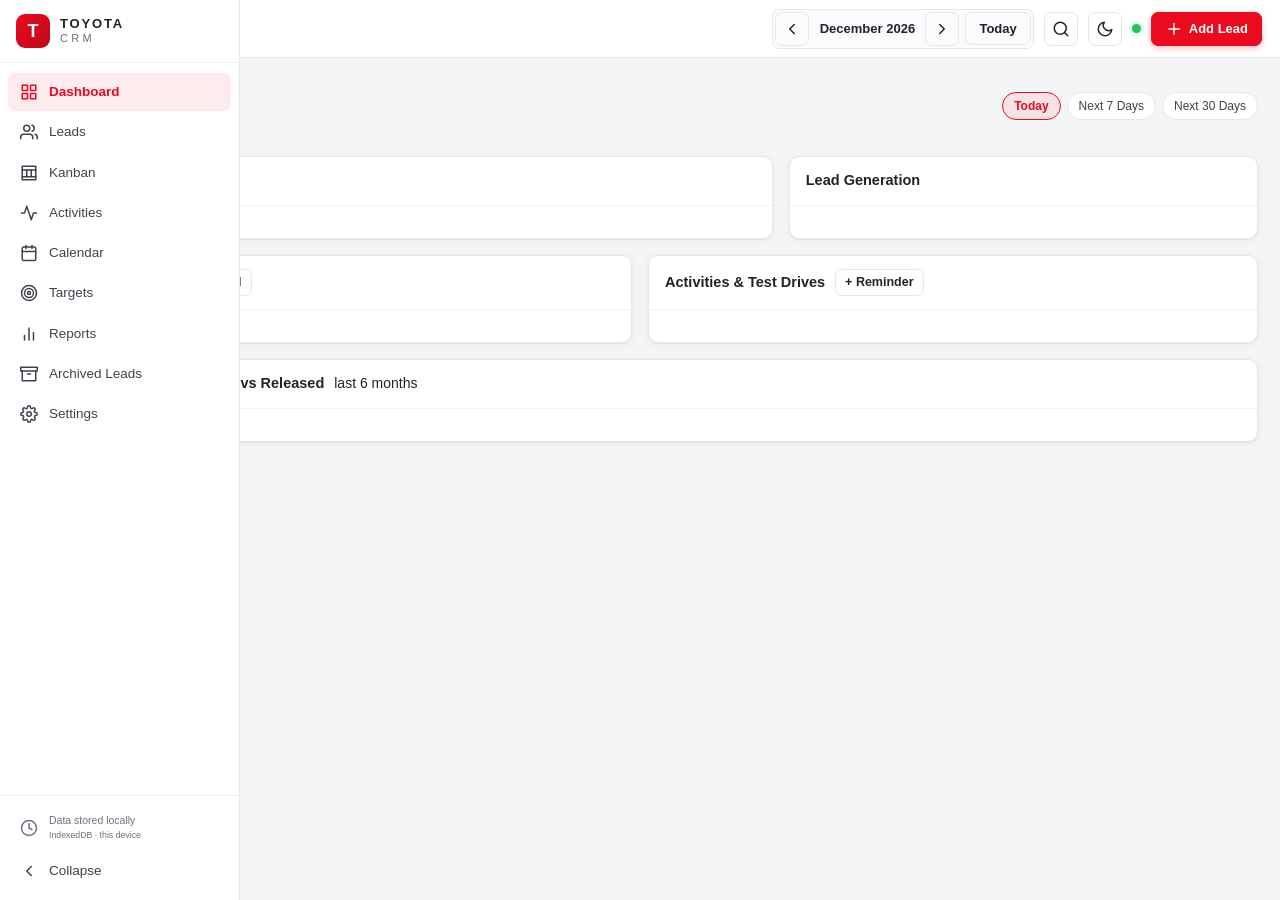
<file: index.html>
<!DOCTYPE html>
<html lang="en">
<head>
  <meta charset="UTF-8">
  <meta http-equiv="refresh" content="0; url=dashboard.html">
  <meta name="viewport" content="width=device-width, initial-scale=1">
  <title>Toyota CRM — Silang, Cavite</title>
  <link rel="icon" href="assets/icons/favicon.svg" type="image/svg+xml">
  <link rel="manifest" href="manifest.json">
</head>
<body>
  <p style="font-family:sans-serif;padding:40px;text-align:center">Redirecting to <a href="dashboard.html">dashboard</a>…</p>
</body>
</html>
</file>
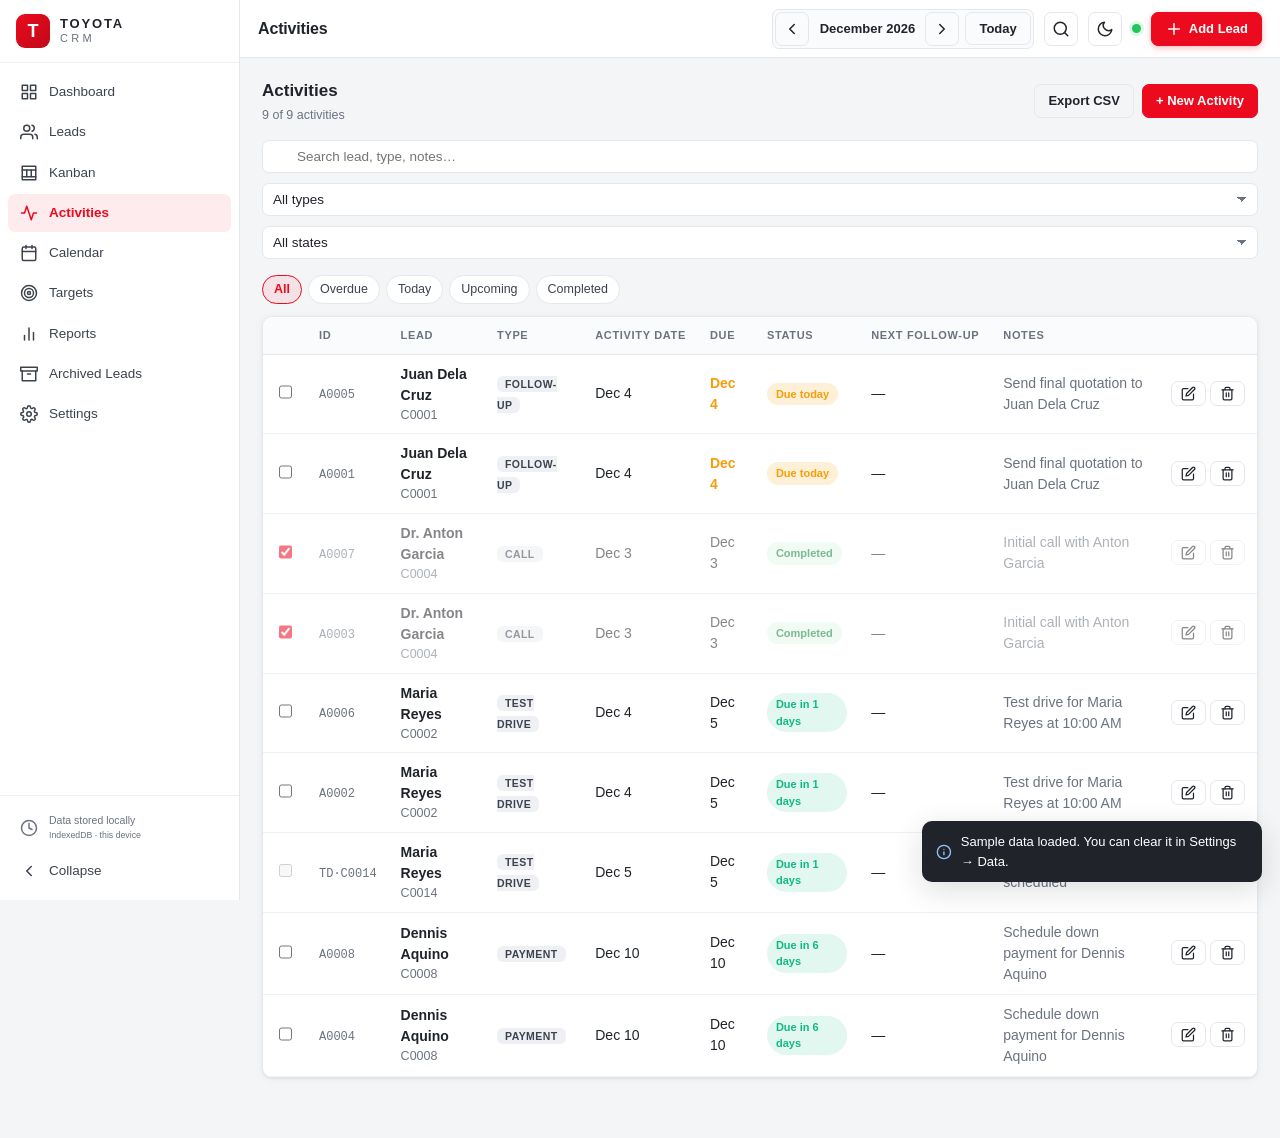
<file: activities.html>
<!DOCTYPE html>
<html lang="en">
<head>
  <meta charset="UTF-8">
  <meta name="viewport" content="width=device-width, initial-scale=1">
  <meta name="description" content="Activities & follow-ups — Toyota CRM Silang Cavite">
  <meta name="theme-color" content="#eb0a1e">
  <title>Activities · Toyota CRM</title>
  <link rel="icon" href="assets/icons/favicon.svg" type="image/svg+xml">
  <link rel="manifest" href="manifest.json">
  <link rel="apple-touch-icon" href="assets/icons/icon-192.png">
  <link rel="stylesheet" href="css/style.css">
  <link rel="stylesheet" href="css/leads.css">
  <link rel="stylesheet" href="css/responsive.css">
</head>
<body data-page="activities">
  <main class="content">
    <div class="page-head">
      <div>
        <h2>Activities</h2>
        <div class="sub" id="act-count"></div>
      </div>
      <div style="display:flex;gap:8px;flex-wrap:wrap">
        <button type="button" class="btn ghost js-export">Export CSV</button>
        <button type="button" class="btn primary js-add">+ New Activity</button>
      </div>
    </div>

    <div class="toolbar">
      <div class="search-box">
        <span class="search-ic"></span>
        <input type="search" id="act-search" placeholder="Search lead, type, notes…" aria-label="Search activities">
      </div>
      <select id="f-type" aria-label="Filter by activity type"><option value="">All types</option></select>
      <select id="f-state" aria-label="Filter by completion"><option value="">All states</option><option>Pending</option><option>Completed</option></select>
    </div>
    <div class="chip-row" id="act-chips" style="margin-bottom:12px"></div>

    <div id="act-list" class="lead-card-list"></div>
    <div class="table-wrap" id="act-table-wrap">
      <table class="data" id="act-table">
        <thead>
          <tr>
            <th></th><th>ID</th><th>Lead</th><th>Type</th><th>Activity Date</th><th>Due</th><th>Status</th><th>Next Follow-up</th><th>Notes</th><th></th>
          </tr>
        </thead>
        <tbody id="act-tbody"></tbody>
      </table>
    </div>
    <div class="empty hidden" id="act-empty">No activities match your filters.</div>
  </main>

  <script src="js/utils.js"></script>
  <script src="js/storage.js"></script>
  <script src="js/app.js"></script>
  <script src="js/leadview.js"></script>
  <script src="js/activity-service.js"></script>
  <script src="js/activities.js"></script>
</body>
</html>
</file>
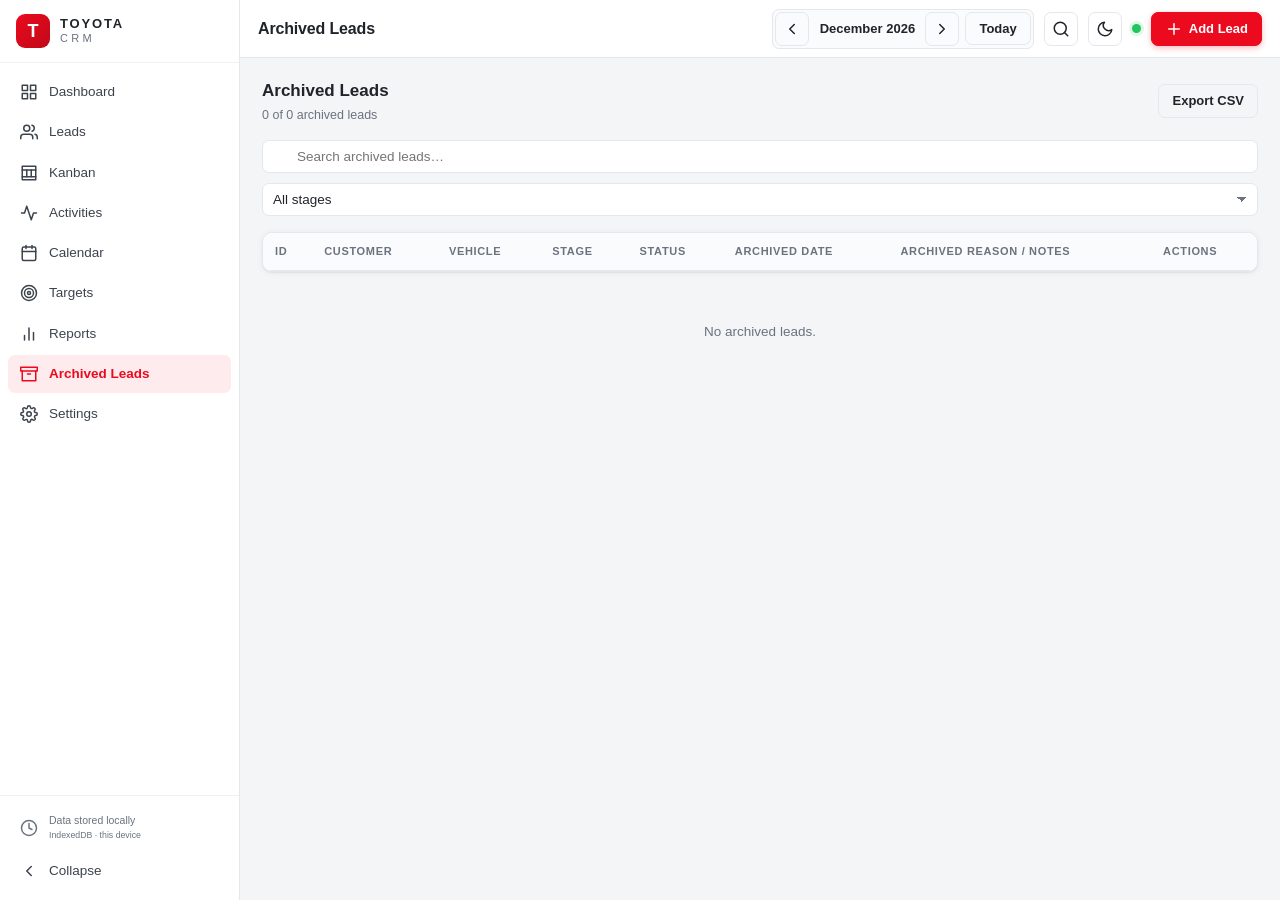
<file: archived.html>
<!DOCTYPE html>
<html lang="en">
<head>
  <meta charset="UTF-8">
  <meta name="viewport" content="width=device-width, initial-scale=1">
  <meta name="description" content="Archived leads — Toyota CRM Silang Cavite">
  <meta name="theme-color" content="#eb0a1e">
  <title>Archived Leads · Toyota CRM</title>
  <link rel="icon" href="assets/icons/favicon.svg" type="image/svg+xml">
  <link rel="manifest" href="manifest.json">
  <link rel="apple-touch-icon" href="assets/icons/icon-192.png">
  <link rel="stylesheet" href="css/style.css">
  <link rel="stylesheet" href="css/leads.css">
  <link rel="stylesheet" href="css/responsive.css">
</head>
<body data-page="archived">
  <main class="content">
    <div class="page-head">
      <div>
        <h2>Archived Leads</h2>
        <div class="sub" id="arch-count">Archived leads are excluded from active views but keep all their information.</div>
      </div>
      <button type="button" class="btn ghost js-export">Export CSV</button>
    </div>

    <div class="toolbar">
      <div class="search-box">
        <span class="search-ic"></span>
        <input type="search" id="arch-search" placeholder="Search archived leads…" aria-label="Search archived leads">
      </div>
      <select id="f-arch-stage" aria-label="Filter by stage"><option value="">All stages</option></select>
    </div>

    <div class="table-wrap on-mobile-cards">
      <table class="data">
        <thead>
          <tr>
            <th>ID</th><th>Customer</th><th>Vehicle</th><th>Stage</th><th>Status</th>
            <th>Archived Date</th><th>Archived Reason / Notes</th><th>Actions</th>
          </tr>
        </thead>
        <tbody id="arch-tbody"></tbody>
      </table>
    </div>
    <div class="empty hidden" id="arch-empty">No archived leads.</div>
  </main>

  <script src="js/utils.js"></script>
  <script src="js/storage.js"></script>
  <script src="js/app.js"></script>
  <script src="js/leadview.js"></script>
  <script src="js/archived.js"></script>
</body>
</html>
</file>
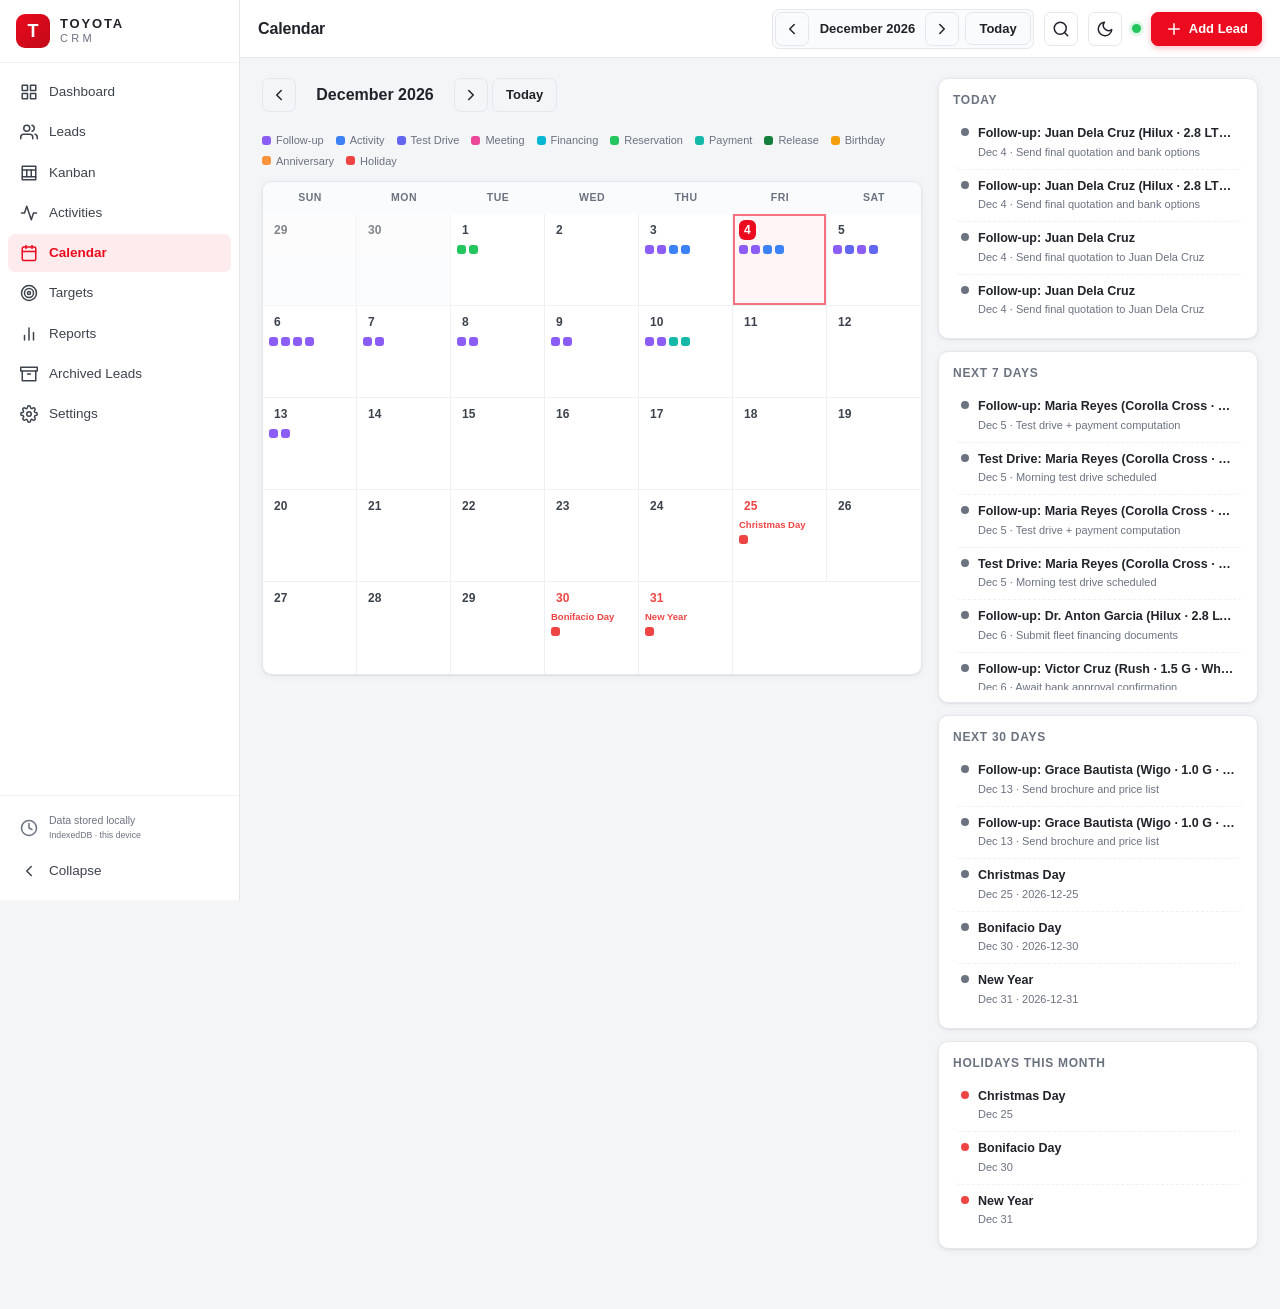
<file: calendar.html>
<!DOCTYPE html>
<html lang="en">
<head>
  <meta charset="UTF-8">
  <meta name="viewport" content="width=device-width, initial-scale=1">
  <meta name="description" content="Calendar — follow-ups, activities, releases — Toyota CRM Silang Cavite">
  <meta name="theme-color" content="#eb0a1e">
  <title>Calendar · Toyota CRM</title>
  <link rel="icon" href="assets/icons/favicon.svg" type="image/svg+xml">
  <link rel="manifest" href="manifest.json">
  <link rel="apple-touch-icon" href="assets/icons/icon-192.png">
  <link rel="stylesheet" href="css/style.css">
  <link rel="stylesheet" href="css/calendar.css">
  <link rel="stylesheet" href="css/responsive.css">
</head>
<body data-page="calendar">
  <main class="content">
    <div class="cal-layout">
      <div>
        <div class="cal-tools">
          <div class="cal-nav">
            <button type="button" class="btn icon ghost js-mprev" aria-label="Previous month"></button>
            <span class="cal-title" id="cal-title"></span>
            <button type="button" class="btn icon ghost js-mnext" aria-label="Next month"></button>
            <button type="button" class="btn ghost js-mtoday">Today</button>
          </div>
          <div class="legend">
            <span class="lg ev-c-followup"><i></i> Follow-up</span>
            <span class="lg ev-c-activity"><i></i> Activity</span>
            <span class="lg ev-c-testdrive"><i></i> Test Drive</span>
            <span class="lg ev-c-meeting"><i></i> Meeting</span>
            <span class="lg ev-c-financing"><i></i> Financing</span>
            <span class="lg ev-c-reservation"><i></i> Reservation</span>
            <span class="lg ev-c-payment"><i></i> Payment</span>
            <span class="lg ev-c-release"><i></i> Release</span>
            <span class="lg ev-c-birthday"><i></i> Birthday</span>
            <span class="lg ev-c-anniv"><i></i> Anniversary</span>
            <span class="lg ev-c-holiday"><i></i> Holiday</span>
          </div>
        </div>
        <div class="cal-grid-wrap">
          <div class="cal-week head">
            <span>Sun</span><span>Mon</span><span>Tue</span><span>Wed</span><span>Thu</span><span>Fri</span><span>Sat</span>
          </div>
          <div id="cal-grid"></div>
        </div>
      </div>
      <div class="cal-side">
        <div class="card"><div class="card-body">
          <h3>Today</h3><div class="ev-list" id="cal-today"></div>
        </div></div>
        <div class="card"><div class="card-body">
          <h3>Next 7 Days</h3><div class="ev-list" id="cal-7"></div>
        </div></div>
        <div class="card"><div class="card-body">
          <h3>Next 30 Days</h3><div class="ev-list" id="cal-30"></div>
        </div></div>
        <div class="card"><div class="card-body">
          <h3>Holidays This Month</h3><div class="ev-list" id="cal-holidays"></div>
        </div></div>
      </div>
    </div>
  </main>

  <script src="js/utils.js"></script>
  <script src="js/storage.js"></script>
  <script src="js/app.js"></script>
  <script src="js/leadview.js"></script>
  <script src="js/activity-service.js"></script>
  <script src="js/calendar.js"></script>
</body>
</html>
</file>
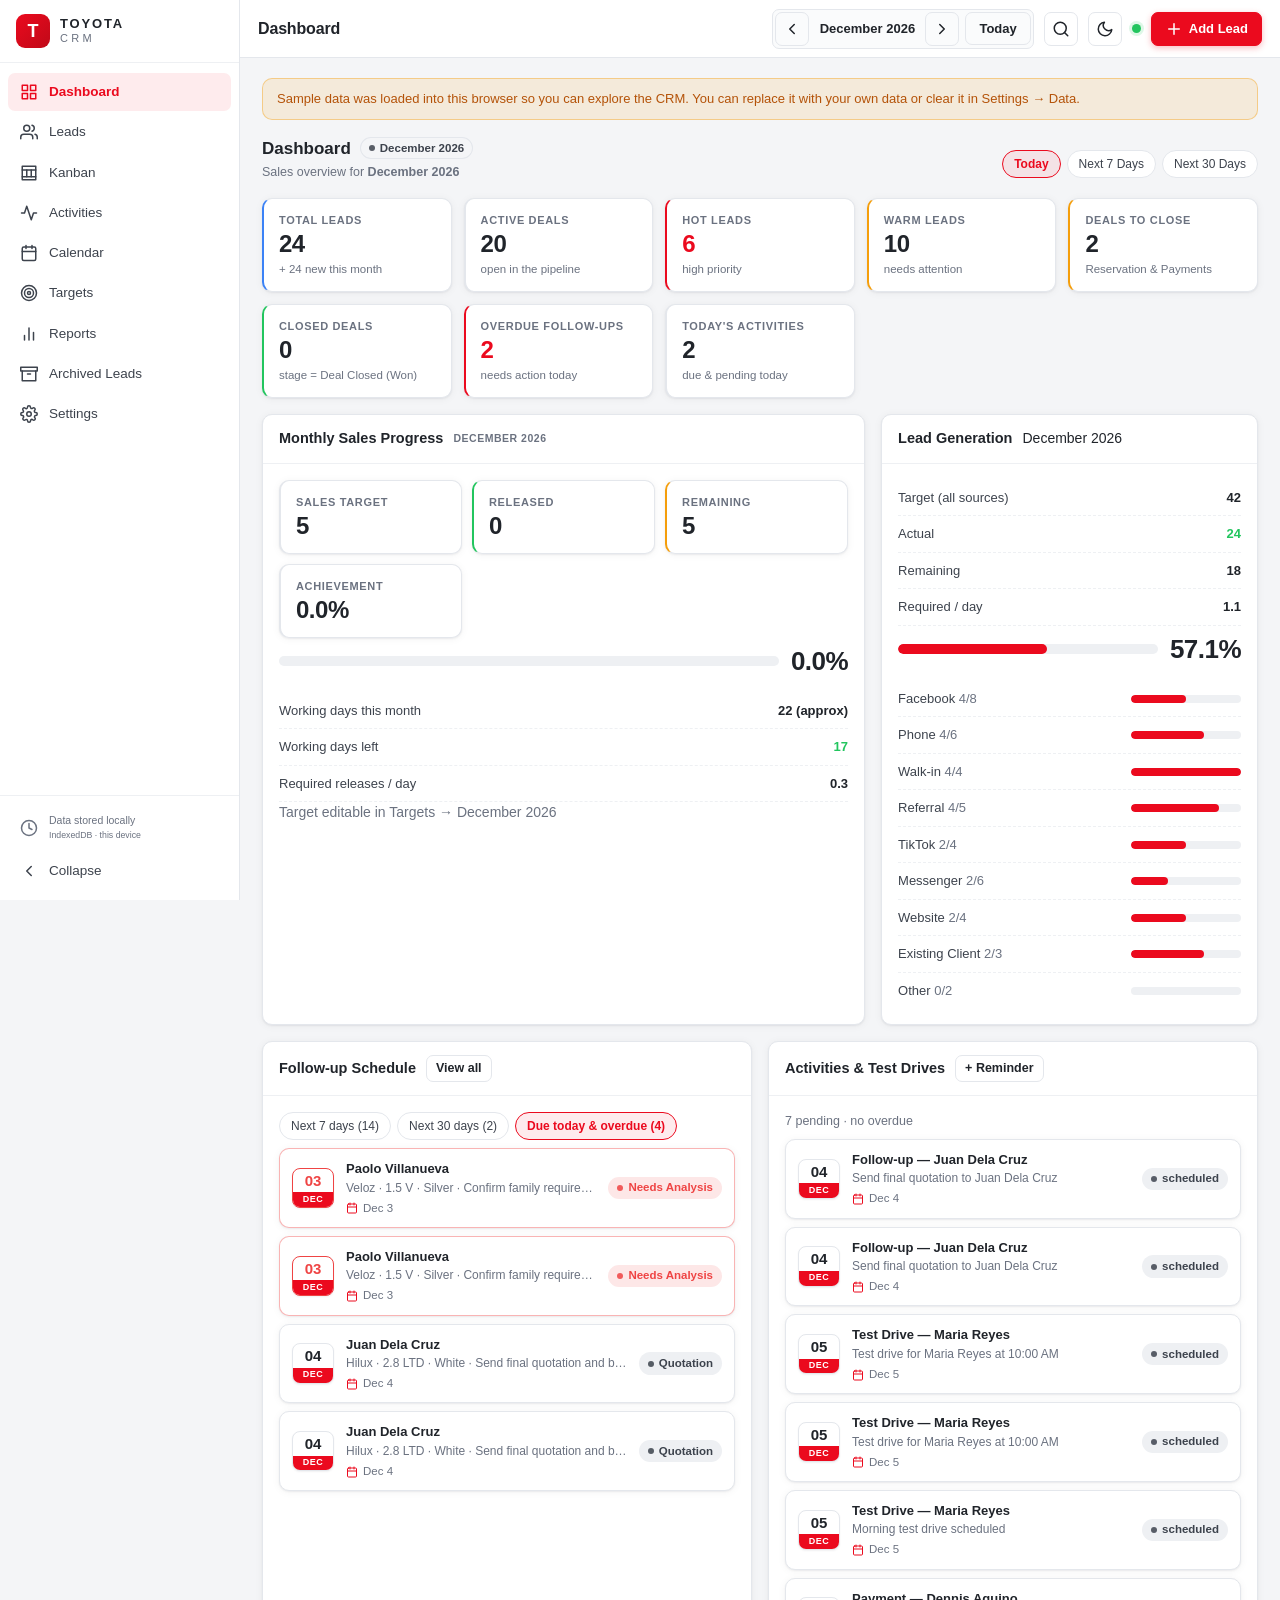
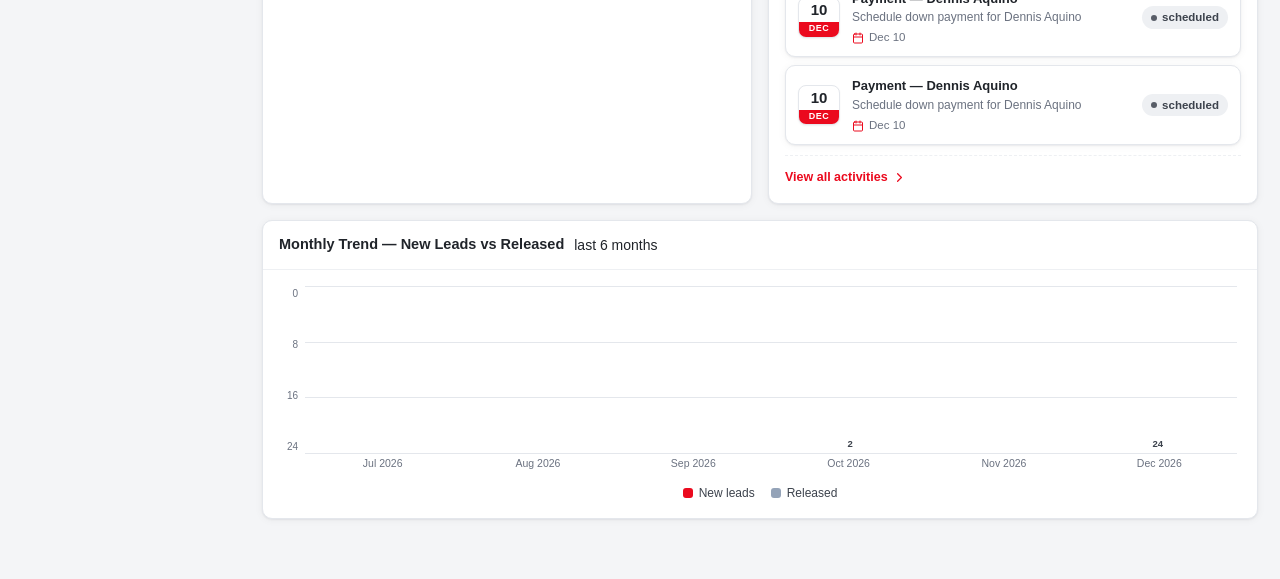
<file: dashboard.html>
<!DOCTYPE html>
<html lang="en">
<head>
  <meta charset="UTF-8">
  <meta name="viewport" content="width=device-width, initial-scale=1">
  <meta name="description" content="Toyota CRM — dealership sales management for Toyota Silang, Cavite">
  <meta name="theme-color" content="#eb0a1e">
  <title>Dashboard · Toyota CRM</title>
  <link rel="icon" href="assets/icons/favicon.svg" type="image/svg+xml">
  <link rel="manifest" href="manifest.json">
  <link rel="apple-touch-icon" href="assets/icons/icon-192.png">
  <link rel="stylesheet" href="css/style.css">
  <link rel="stylesheet" href="css/dashboard.css">
  <link rel="stylesheet" href="css/responsive.css">
</head>
<body data-page="dashboard">
  <main class="content">
    <div class="demo-banner hidden" id="demo-banner" role="status">
      Sample data was loaded into this browser so you can explore the CRM. You can replace it with your own data or clear it in Settings → Data.
    </div>

    <div class="page-head">
      <div>
        <h2>Dashboard <span class="badge outline hide-mobile" id="dash-month-badge"></span></h2>
        <div class="sub" id="dash-welcome">Sales overview for <strong></strong></div>
      </div>
      <div class="dash-tabs" role="tablist" aria-label="Dashboard range">
        <button type="button" class="chip on" data-range="today">Today</button>
        <button type="button" class="chip" data-range="7">Next 7 Days</button>
        <button type="button" class="chip" data-range="30">Next 30 Days</button>
      </div>
    </div>

    <div class="kpis" id="dash-kpis"></div>

    <div class="dash-grid" style="margin-top:16px">
      <div class="dash-row-3">
        <div class="card">
          <div class="card-head">
            <h2>Monthly Sales Progress</h2>
            <span class="panel-title"><span class="k-sec" id="msp-month"></span></span>
          </div>
          <div class="card-body" id="msp-body"></div>
        </div>
        <div class="card">
          <div class="card-head"><h2>Lead Generation</h2><span class="k-sec" id="lg-month"></span></div>
          <div class="card-body" id="lg-body"></div>
        </div>
      </div>

      <div class="dash-row-2">
        <div class="card">
          <div class="card-head">
            <h2>Follow-up Schedule</h2>
            <button type="button" class="btn sm ghost js-gofollowup">View all</button>
          </div>
          <div class="card-body" id="up-follow"></div>
        </div>
        <div class="card">
          <div class="card-head">
            <h2>Activities & Test Drives</h2>
            <button type="button" class="btn sm ghost js-reminder">+ Reminder</button>
          </div>
          <div class="card-body" id="up-act"></div>
        </div>
      </div>

      <div class="card">
        <div class="card-head">
          <h2>Monthly Trend — New Leads vs Released</h2>
          <span class="k-sec">last 6 months</span>
        </div>
        <div class="card-body" id="chart-monthly"></div>
      </div>
    </div>
  </main>

  <script src="js/utils.js"></script>
  <script src="js/storage.js"></script>
  <script src="js/app.js"></script>
  <script src="js/leadview.js"></script>
  <script src="js/activity-service.js"></script>
  <script src="js/dashboard.js"></script>
</body>
</html>
</file>
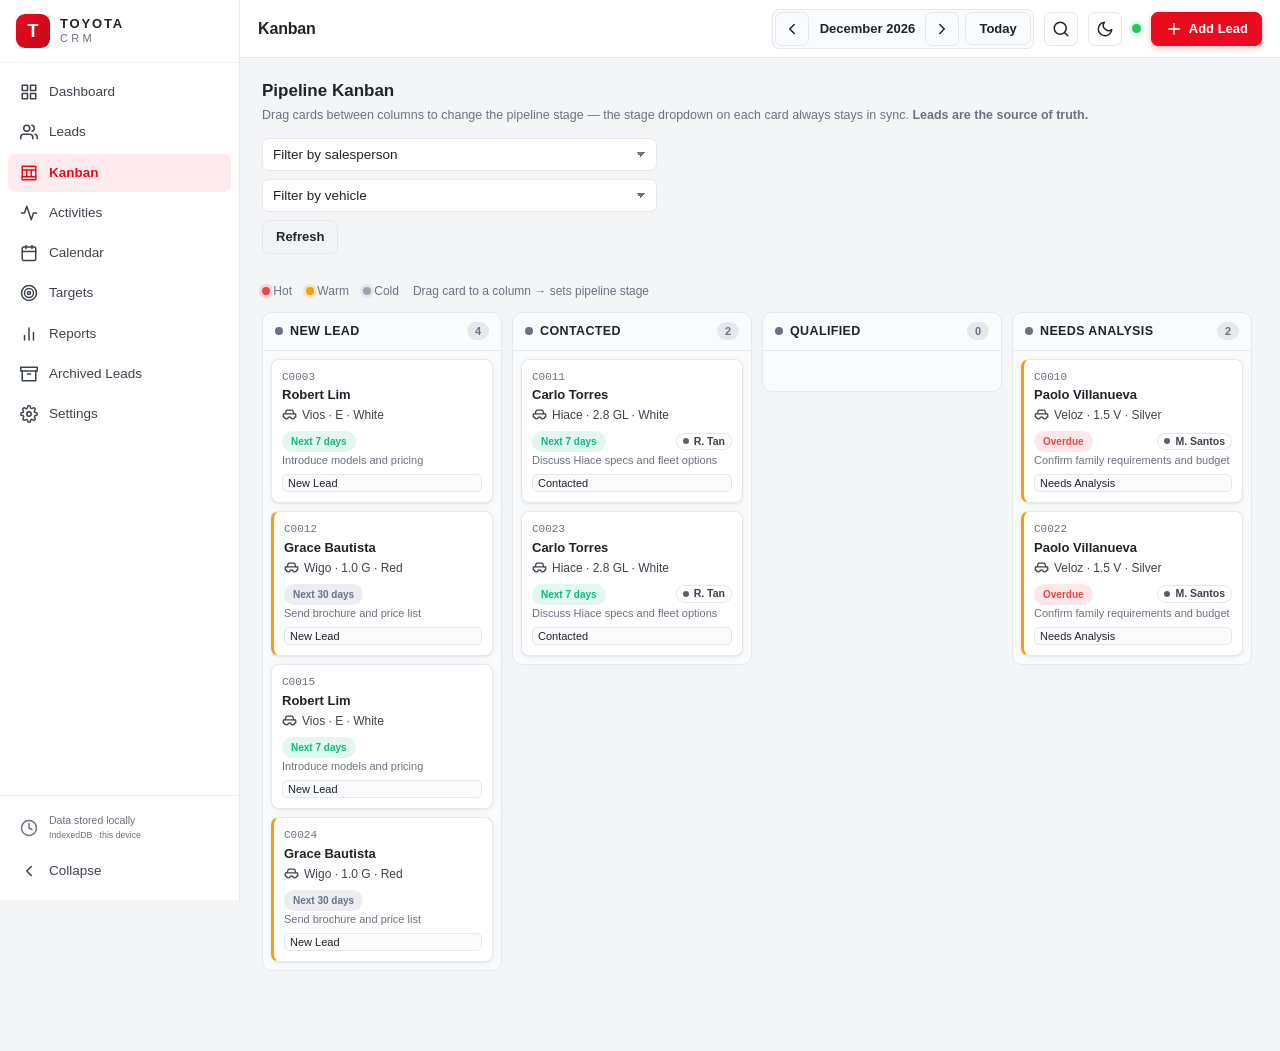
<file: kanban.html>
<!DOCTYPE html>
<html lang="en">
<head>
  <meta charset="UTF-8">
  <meta name="viewport" content="width=device-width, initial-scale=1">
  <meta name="description" content="Pipeline Kanban — Toyota CRM Silang Cavite">
  <meta name="theme-color" content="#eb0a1e">
  <title>Kanban · Toyota CRM</title>
  <link rel="icon" href="assets/icons/favicon.svg" type="image/svg+xml">
  <link rel="manifest" href="manifest.json">
  <link rel="apple-touch-icon" href="assets/icons/icon-192.png">
  <link rel="stylesheet" href="css/style.css">
  <link rel="stylesheet" href="css/kanban.css">
  <link rel="stylesheet" href="css/responsive.css">
</head>
<body data-page="kanban">
  <main class="content">
    <div class="page-head">
      <div>
        <h2>Pipeline Kanban</h2>
        <div class="sub">Drag cards between columns to change the pipeline stage — the stage dropdown on each card always stays in sync. <strong>Leads are the source of truth.</strong></div>
      </div>
      <div class="kanban-tools">
        <select id="kb-assign" aria-label="Filter by salesperson">
          <option value="">All assigned to</option>
        </select>
        <select id="kb-veh" aria-label="Filter by vehicle">
          <option value="">All vehicles</option>
        </select>
        <button type="button" class="btn ghost js-refresh" id="kb-refresh">Refresh</button>
      </div>
    </div>

    <div class="kanban-legend">
      <span><span class="pri pri-Hot"></span> Hot</span>
      <span><span class="pri pri-Warm"></span> Warm</span>
      <span><span class="pri pri-Cold"></span> Cold</span>
      <span>Drag card to a column → sets pipeline stage</span>
    </div>

    <div class="kanban-wrap" id="kanban"></div>
  </main>

  <script src="js/utils.js"></script>
  <script src="js/storage.js"></script>
  <script src="js/app.js"></script>
  <script src="js/leadview.js"></script>
  <script src="js/kanban.js"></script>
</body>
</html>
</file>
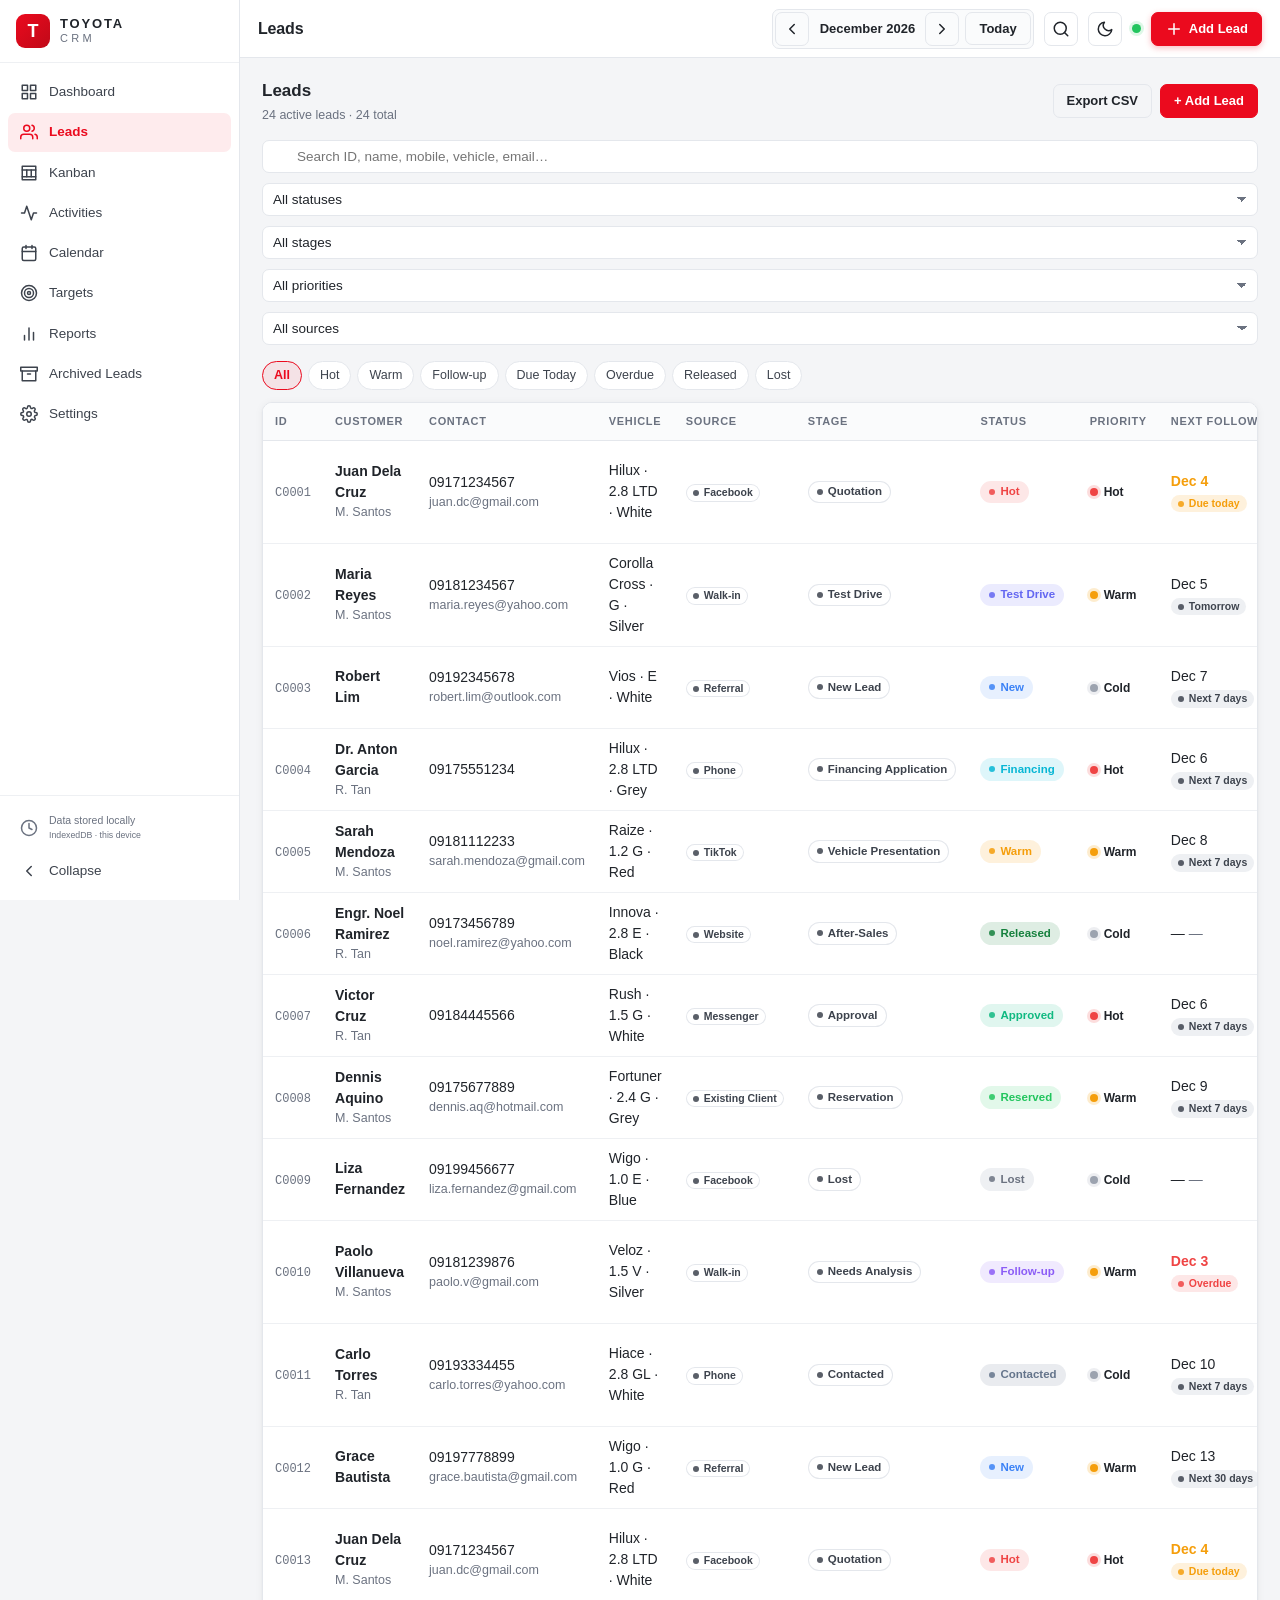
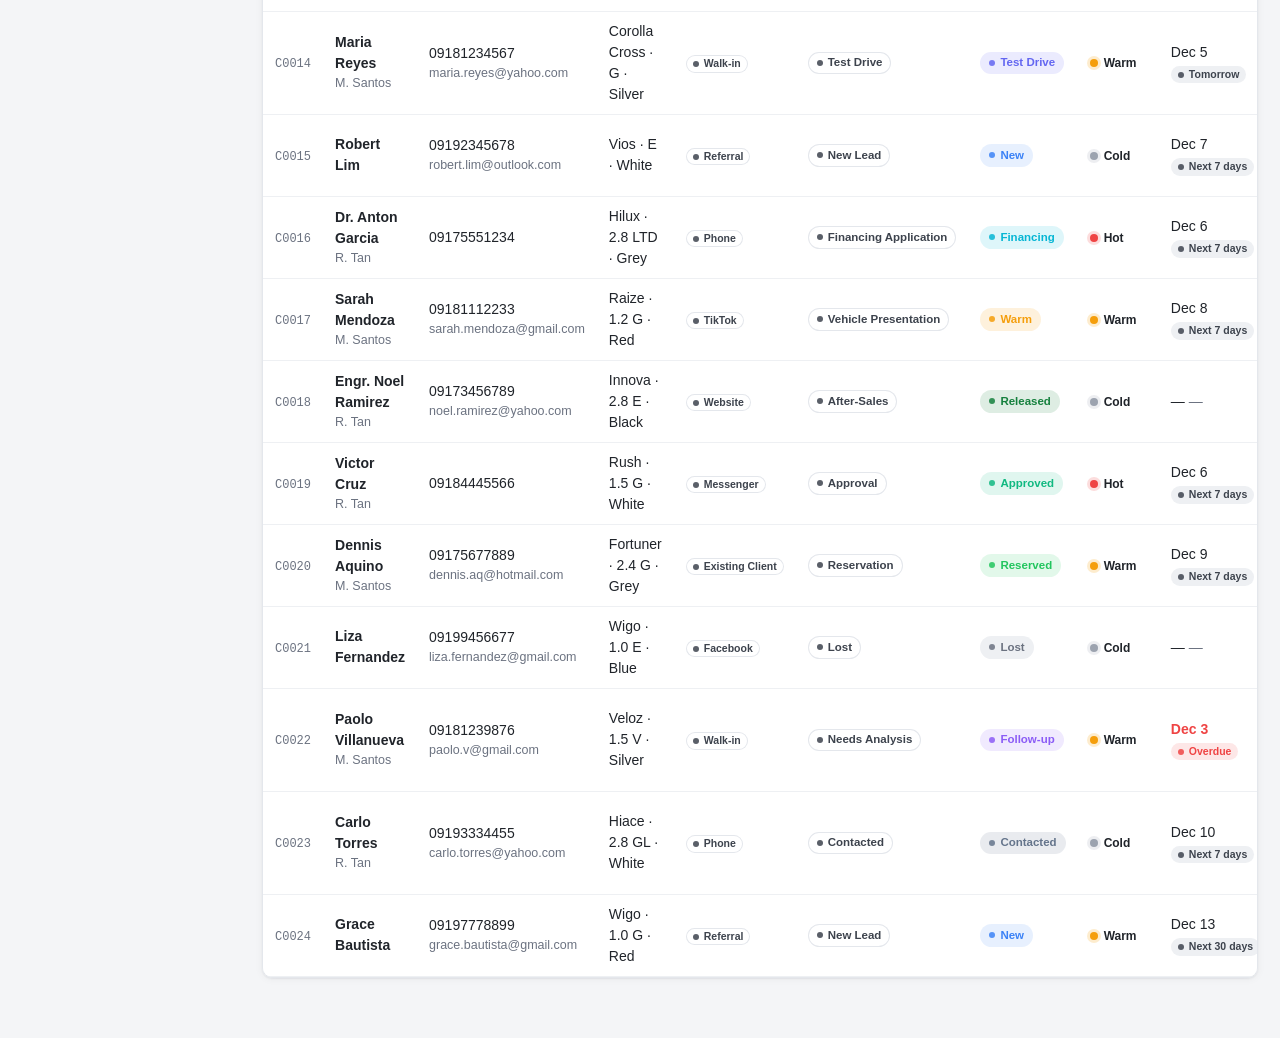
<file: leads.html>
<!DOCTYPE html>
<html lang="en">
<head>
  <meta charset="UTF-8">
  <meta name="viewport" content="width=device-width, initial-scale=1">
  <meta name="viewport" content="width=device-width, initial-scale=1">
  <meta name="description" content="Leads — Toyota CRM Silang Cavite">
  <meta name="theme-color" content="#eb0a1e">
  <title>Leads · Toyota CRM</title>
  <link rel="icon" href="assets/icons/favicon.svg" type="image/svg+xml">
  <link rel="manifest" href="manifest.json">
  <link rel="apple-touch-icon" href="assets/icons/icon-192.png">
  <link rel="stylesheet" href="css/style.css">
  <link rel="stylesheet" href="css/leads.css">
  <link rel="stylesheet" href="css/responsive.css">
</head>
<body data-page="leads">
  <main class="content">
    <div class="page-head">
      <div>
        <h2>Leads</h2>
        <div class="sub" id="lead-count"></div>
      </div>
      <div style="display:flex;gap:8px;flex-wrap:wrap">
        <button type="button" class="btn ghost js-export" aria-label="Export leads to CSV">Export CSV</button>
        <button type="button" class="btn primary js-add">+ Add Lead</button>
      </div>
    </div>

    <div class="toolbar leads-toolbar">
      <div class="search-box">
        <span class="search-ic"></span>
        <input type="search" id="lead-search" placeholder="Search ID, name, mobile, vehicle, email…" aria-label="Search leads">
      </div>
      <select id="f-status" aria-label="Filter by status">
        <option value="">All statuses</option>
      </select>
      <select id="f-stage" aria-label="Filter by pipeline stage">
        <option value="">All stages</option>
      </select>
      <select id="f-priority" aria-label="Filter by priority">
        <option value="">All priorities</option>
      </select>
      <select id="f-source" aria-label="Filter by source">
        <option value="">All sources</option>
      </select>
    </div>

    <div class="chip-row" id="lead-chips" style="margin-bottom:12px"></div>

    <div id="lead-list" class="lead-card-list"></div>
    <div class="table-wrap" id="lead-table-wrap">
      <table class="data" id="lead-table">
        <thead>
          <tr>
            <th>ID</th><th>Customer</th><th>Contact</th><th>Vehicle</th><th>Source</th>
            <th>Stage</th><th>Status</th><th>Priority</th><th>Next Follow-up</th><th>Next Step</th>
          </tr>
        </thead>
        <tbody id="lead-tbody"></tbody>
      </table>
    </div>
    <div class="empty hidden" id="lead-empty">No leads match your filters.</div>
  </main>

  <script src="js/utils.js"></script>
  <script src="js/storage.js"></script>
  <script src="js/app.js"></script>
  <script src="js/leadview.js"></script>
  <script src="js/leads.js"></script>
</body>
</html>
</file>
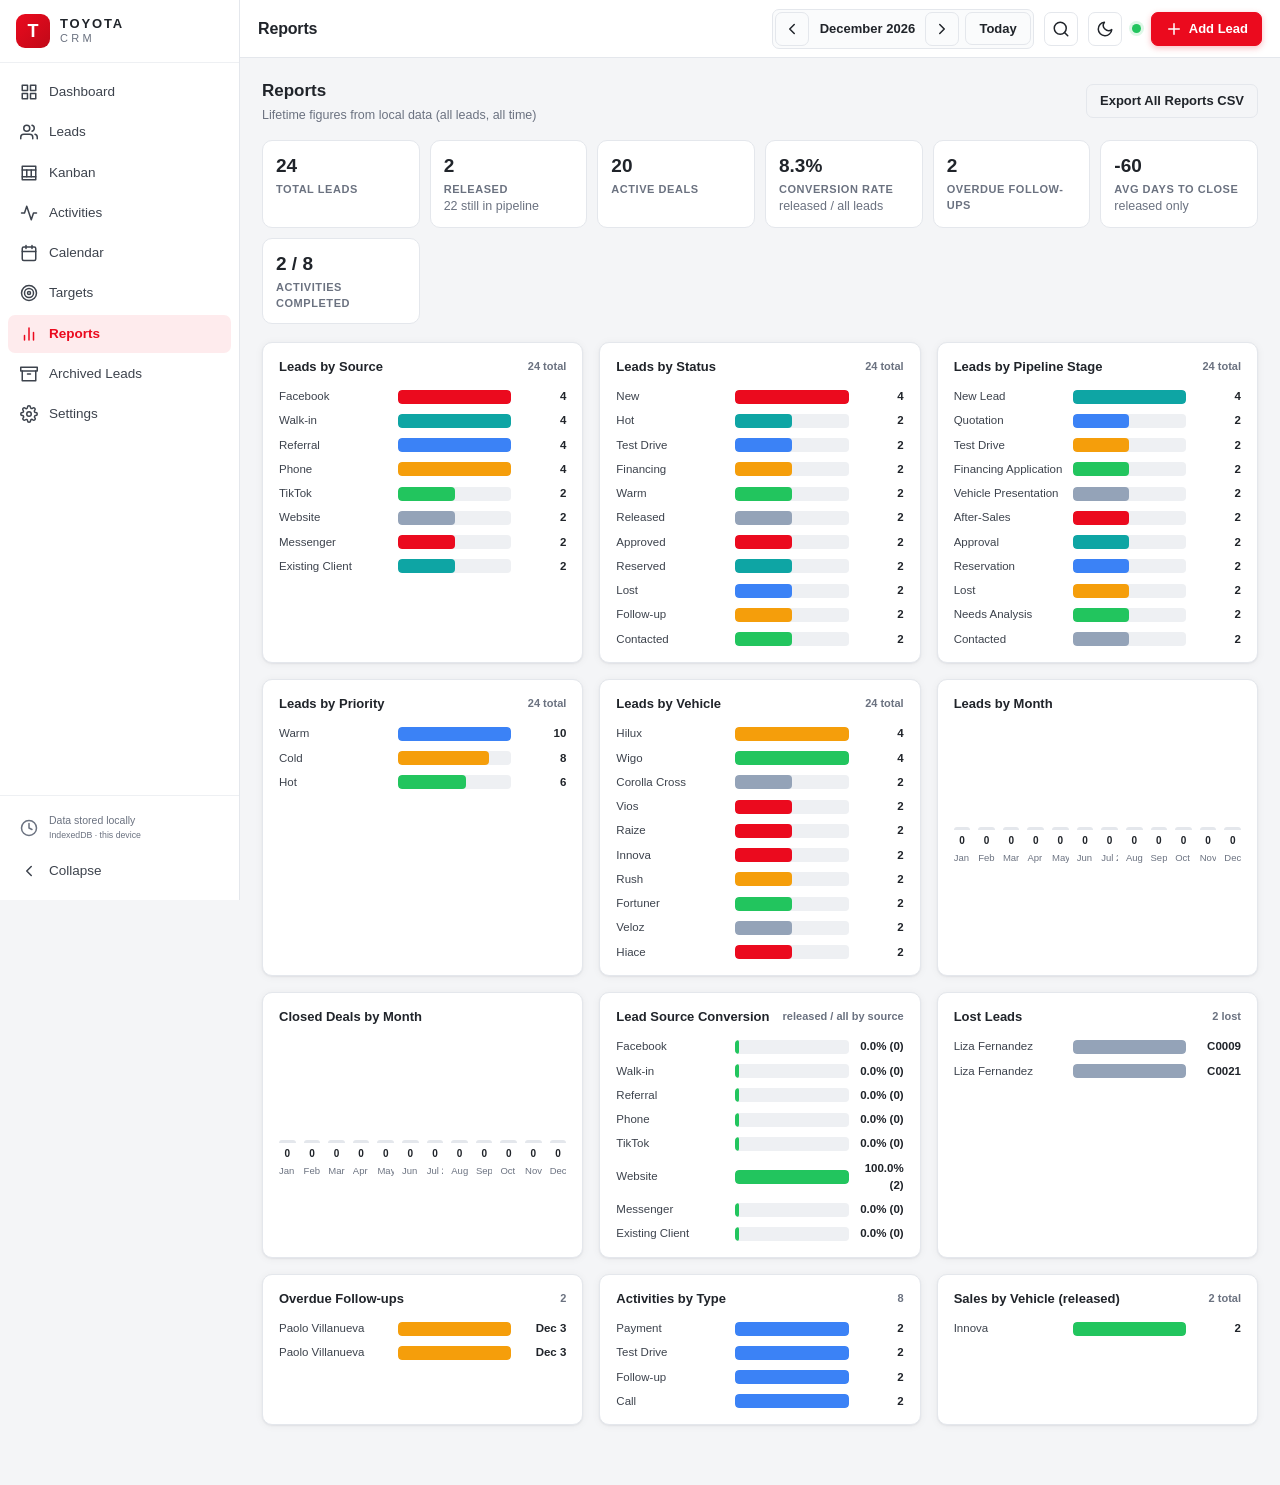
<file: reports.html>
<!DOCTYPE html>
<html lang="en">
<head>
  <meta charset="UTF-8">
  <meta name="viewport" content="width=device-width, initial-scale=1">
  <meta name="description" content="Reports & analytics — Toyota CRM Silang Cavite">
  <meta name="theme-color" content="#eb0a1e">
  <title>Reports · Toyota CRM</title>
  <link rel="icon" href="assets/icons/favicon.svg" type="image/svg+xml">
  <link rel="manifest" href="manifest.json">
  <link rel="apple-touch-icon" href="assets/icons/icon-192.png">
  <link rel="stylesheet" href="css/style.css">
  <link rel="stylesheet" href="css/pages.css">
  <link rel="stylesheet" href="css/responsive.css">
</head>
<body data-page="reports">
  <main class="content">
    <div class="page-head">
      <div>
        <h2>Reports</h2>
        <div class="sub" id="rep-sub">Lifetime figures from local data (all leads, all time)</div>
      </div>
      <button type="button" class="btn ghost js-export" id="rep-export">Export All Reports CSV</button>
    </div>

    <div class="rep-stats" id="rep-stats"></div>
    <div class="rep-grid" id="rep-grid"></div>
  </main>

  <script src="js/utils.js"></script>
  <script src="js/storage.js"></script>
  <script src="js/app.js"></script>
  <script src="js/leadview.js"></script>
  <script src="js/reports.js"></script>
</body>
</html>
</file>
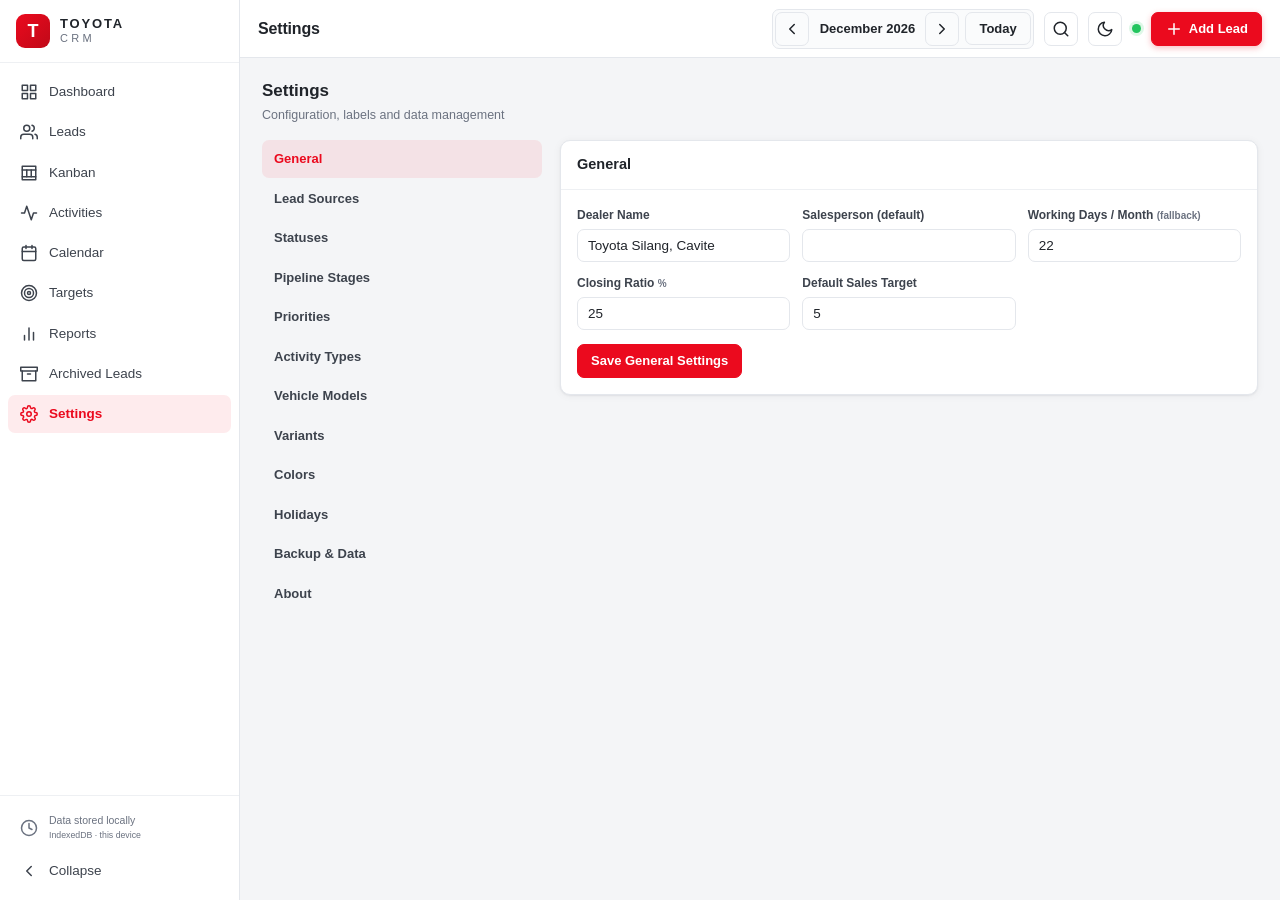
<file: settings.html>
<!DOCTYPE html>
<html lang="en">
<head>
  <meta charset="UTF-8">
  <meta name="viewport" content="width=device-width, initial-scale=1">
  <meta name="description" content="Settings & data management — Toyota CRM Silang Cavite">
  <meta name="theme-color" content="#eb0a1e">
  <title>Settings · Toyota CRM</title>
  <link rel="icon" href="assets/icons/favicon.svg" type="image/svg+xml">
  <link rel="manifest" href="manifest.json">
  <link rel="apple-touch-icon" href="assets/icons/icon-192.png">
  <link rel="stylesheet" href="css/style.css">
  <link rel="stylesheet" href="css/pages.css">
  <link rel="stylesheet" href="css/responsive.css">
</head>
<body data-page="settings">
  <main class="content">
    <div class="page-head">
      <div>
        <h2>Settings</h2>
        <div class="sub">Configuration, labels and data management</div>
      </div>
    </div>

    <div class="set-grid">
      <div class="set-nav" id="set-nav">
        <button type="button" class="sn active" data-panel="general">General</button>
        <button type="button" class="sn" data-panel="sources">Lead Sources</button>
        <button type="button" class="sn" data-panel="statuses">Statuses</button>
        <button type="button" class="sn" data-panel="stages">Pipeline Stages</button>
        <button type="button" class="sn" data-panel="priorities">Priorities</button>
        <button type="button" class="sn" data-panel="acttypes">Activity Types</button>
        <button type="button" class="sn" data-panel="vehicles">Vehicle Models</button>
        <button type="button" class="sn" data-panel="variants">Variants</button>
        <button type="button" class="sn" data-panel="colors">Colors</button>
        <button type="button" class="sn" data-panel="holidays">Holidays</button>
        <button type="button" class="sn" data-panel="data">Backup & Data</button>
        <button type="button" class="sn" data-panel="about">About</button>
      </div>

      <div class="set-panel">
        <!-- GENERAL -->
        <section class="card" id="p-general">
          <div class="card-head"><h2>General</h2></div>
          <div class="card-body">
            <div class="form-grid">
              <div class="field"><label>Dealer Name</label><input type="text" id="g-dealer"></div>
              <div class="field"><label>Salesperson (default)</label><input type="text" id="g-salesperson"></div>
              <div class="field"><label>Working Days / Month <small class="muted">(fallback)</small></label><input type="number" id="g-wd" min="1" max="31"></div>
              <div class="field"><label>Closing Ratio <small class="muted">%</small></label><input type="number" id="g-cr" min="1" max="100"></div>
              <div class="field"><label>Default Sales Target</label><input type="number" id="g-dst" min="0"></div>
            </div>
            <button type="button" class="btn primary js-savegen" style="margin-top:14px">Save General Settings</button>
          </div>
        </section>

        <!-- sources -->
        <section class="card hidden" id="p-sources">
          <div class="card-head"><h2>Lead Sources</h2></div>
          <div class="card-body"><div id="l-sources"></div></div>
        </section>

        <!-- statuses -->
        <section class="card hidden" id="p-statuses">
          <div class="card-head"><h2>Lead Statuses</h2><span class="k-sec">shown as badges</span></div>
          <div class="card-body"><div id="l-statuses"></div></div>
        </section>

        <!-- stages -->
        <section class="card hidden" id="p-stages">
          <div class="card-head"><h2>Pipeline Stages</h2><span class="k-sec">order = Kanban columns</span></div>
          <div class="card-body"><div id="l-stages"></div></div>
        </section>

        <!-- priorities -->
        <section class="card hidden" id="p-priorities">
          <div class="card-head"><h2>Priorities</h2></div>
          <div class="card-body"><div id="l-priorities"></div></div>
        </section>

        <!-- activity types -->
        <section class="card hidden" id="p-acttypes">
          <div class="card-head"><h2>Activity Types</h2></div>
          <div class="card-body"><div id="l-acttypes"></div></div>
        </section>

        <!-- vehicles -->
        <section class="card hidden" id="p-vehicles">
          <div class="card-head"><h2>Vehicle Models</h2><span class="k-sec">dropdown options</span></div>
          <div class="card-body"><div id="l-vehicles"></div></div>
        </section>

        <!-- variants -->
        <section class="card hidden" id="p-variants">
          <div class="card-head"><h2>Vehicle Variants</h2></div>
          <div class="card-body"><div id="l-variants"></div></div>
        </section>

        <!-- colors -->
        <section class="card hidden" id="p-colors">
          <div class="card-head"><h2>Vehicle Colors</h2></div>
          <div class="card-body"><div id="l-colors"></div></div>
        </section>

        <!-- holidays -->
        <section class="card hidden" id="p-holidays">
          <div class="card-head"><h2>Holidays</h2><span class="k-sec">used for working-day math</span></div>
          <div class="card-body">
            <div id="l-holidays"></div>
            <div class="add-row">
              <input type="text" id="h-name" placeholder="Holiday name (e.g. Christmas Day)" aria-label="Holiday name">
              <input type="date" id="h-date" aria-label="Holiday date">
              <button type="button" class="btn primary js-addhol">Add</button>
            </div>
          </div>
        </section>

        <!-- data -->
        <section class="card hidden" id="p-data">
          <div class="card-head"><h2>Backup & Data</h2></div>
          <div class="card-body">
            <div class="data-note">
              All CRM data is stored in this browser's <strong>IndexedDB</strong> and is not shared between devices, browsers or users.
              Use <strong>Export Backup</strong> to keep a JSON copy, and <strong>Import Backup</strong> to restore it on another device.
            </div>
            <div class="backup-box">
              <strong>Full backup (JSON)</strong>
              <p>Includes all leads, activities, targets, holidays, settings and more — every byte needed to restore this CRM.</p>
              <div style="display:flex;gap:10px;justify-content:center;flex-wrap:wrap">
                <button type="button" class="btn primary js-expbackup">Export Backup</button>
                <label class="btn" for="imp-file" style="cursor:pointer">Import Backup…</label>
                <input type="file" id="imp-file" accept=".json,application/json" class="hidden">
              </div>
            </div>
            <div style="margin-top:18px;border-top:1px solid var(--line-2);padding-top:14px">
              <h4 style="margin-bottom:6px">Demo & reset</h4>
              <div style="display:flex;gap:10px;flex-wrap:wrap">
                <button type="button" class="btn ghost js-loaddemo">Load Sample Data</button>
                <button type="button" class="btn danger js-cleardata">Clear ALL Data</button>
              </div>
            </div>
          </div>
        </section>

        <!-- about -->
        <section class="card hidden" id="p-about">
          <div class="card-head"><h2>About</h2></div>
          <div class="card-body">
            <p style="margin-bottom:10px"><strong>Toyota CRM — Silang, Cavite</strong></p>
            <p class="muted small" style="margin-bottom:14px">
              Frontend-only dealership CRM. HTML + CSS + JavaScript + IndexedDB. No server, no database, no internet required.
              Data lives in this browser. A future cloud backend can replace the storage layer without rewriting the UI.
            </p>
            <div class="set-item"><span class="txt"><strong>Storage technology</strong><small>IndexedDB (data) · localStorage (UI preferences only)</small></span></div>
            <div class="set-item"><span class="txt"><strong>Offline support</strong><small>Works offline via service worker; data stays on this device</small></span></div>
            <div class="set-item"><span class="txt"><strong>Security note</strong><small>This app has no passwords or API keys. Data access is only as private as the device you use.</small></span></div>
          </div>
        </section>
      </div>
    </div>
  </main>

  <script src="js/utils.js"></script>
  <script src="js/storage.js"></script>
  <script src="js/app.js"></script>
  <script src="js/leadview.js"></script>
  <script src="js/settings.js"></script>
</body>
</html>
</file>
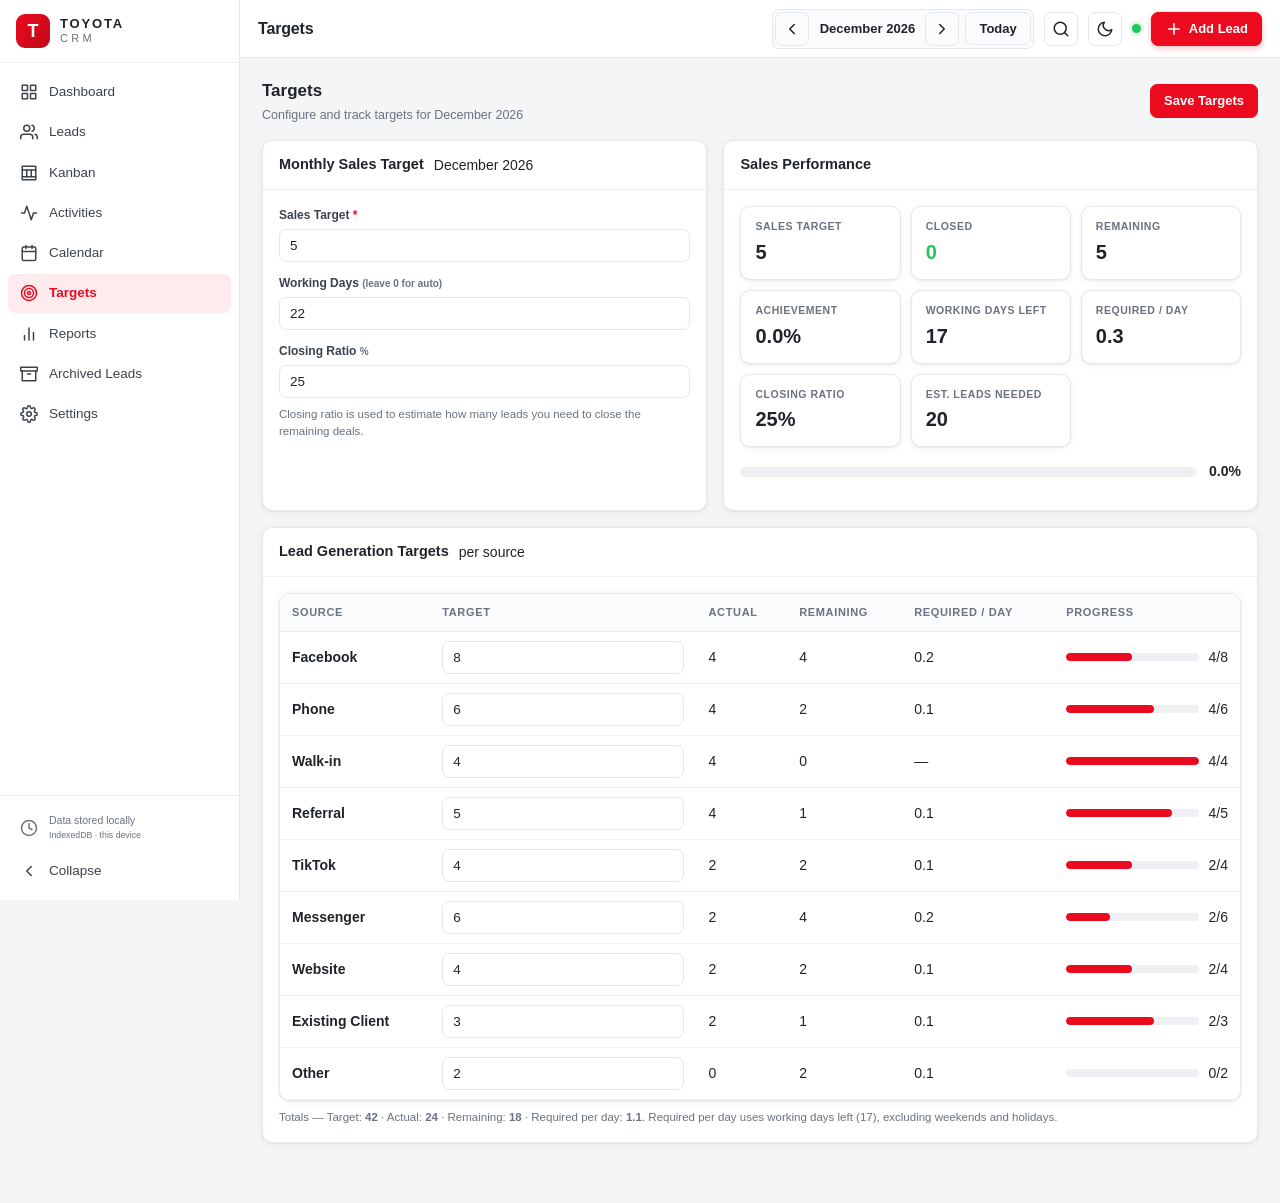
<file: targets.html>
<!DOCTYPE html>
<html lang="en">
<head>
  <meta charset="UTF-8">
  <meta name="viewport" content="width=device-width, initial-scale=1">
  <meta name="description" content="Sales & lead-generation targets — Toyota CRM Silang Cavite">
  <meta name="theme-color" content="#eb0a1e">
  <title>Targets · Toyota CRM</title>
  <link rel="icon" href="assets/icons/favicon.svg" type="image/svg+xml">
  <link rel="manifest" href="manifest.json">
  <link rel="apple-touch-icon" href="assets/icons/icon-192.png">
  <link rel="stylesheet" href="css/style.css">
  <link rel="stylesheet" href="css/pages.css">
  <link rel="stylesheet" href="css/dashboard.css">
  <link rel="stylesheet" href="css/responsive.css">
</head>
<body data-page="targets">
  <main class="content">
    <div class="page-head">
      <div>
        <h2>Targets</h2>
        <div class="sub" id="tgt-sub"></div>
      </div>
      <button type="button" class="btn primary js-save">Save Targets</button>
    </div>

    <div class="tgt-grid">
      <div class="card">
        <div class="card-head">
          <h2>Monthly Sales Target</h2>
          <span class="k-sec" id="tgt-month"></span>
        </div>
        <div class="card-body">
          <div class="form-grid">
            <div class="field"><label>Sales Target <span class="req">*</span></label><input type="number" id="t-sales" min="0" placeholder="Units this month"></div>
            <div class="field"><label>Working Days <small class="muted">(leave 0 for auto)</small></label><input type="number" id="t-wd" min="0"></div>
            <div class="field"><label>Closing Ratio <small class="muted">%</small></label><input type="number" id="t-cr" min="1" max="100"></div>
          </div>
          <div class="tgt-sm-note muted">Closing ratio is used to estimate how many leads you need to close the remaining deals.</div>
        </div>
      </div>

      <div class="card">
        <div class="card-head"><h2>Sales Performance</h2></div>
        <div class="card-body">
          <div class="tgt-kpis" id="tgt-kpis"></div>
          <div class="ach-row" id="tgt-ach" style="margin-top:14px"></div>
        </div>
      </div>
    </div>

    <div class="card" style="margin-top:16px">
      <div class="card-head"><h2>Lead Generation Targets</h2><span class="k-sec">per source</span></div>
      <div class="card-body">
        <div class="table-wrap on-mobile-cards">
          <table class="data leadgen-table">
            <thead>
              <tr><th>Source</th><th>Target</th><th>Actual</th><th>Remaining</th><th>Required / Day</th><th>Progress</th></tr>
            </thead>
            <tbody id="lg-tbody"></tbody>
          </table>
        </div>
        <div class="tgt-sm-note muted" id="lg-totals"></div>
      </div>
    </div>
  </main>

  <script src="js/utils.js"></script>
  <script src="js/storage.js"></script>
  <script src="js/app.js"></script>
  <script src="js/leadview.js"></script>
  <script src="js/targets.js"></script>
</body>
</html>
</file>
<file: css/style.css>
/* ============================================================
   Toyota CRM — style.css (design system + shared components)
   ============================================================ */
:root {
  --red: #eb0a1e;
  --red-dark: #c00918;
  --ink: #20242a;
  --ink-2: #3d434d;
  --muted: #6b7280;
  --bg: #f4f5f7;
  --surface: #ffffff;
  --surface-2: #fafbfc;
  --line: #e4e7ec;
  --line-2: #eef0f3;
  --primary: var(--red);
  --primary-ink: #ffffff;
  --focus: #e02235;
  --shadow: 0 1px 2px rgba(15, 20, 30, .06), 0 1px 8px rgba(15, 20, 30, .05);
  --shadow-lg: 0 8px 30px rgba(15, 20, 30, .14);
  --radius: 10px;
  --radius-s: 7px;
  --sidebar-w: 240px;
  --sidebar-wc: 68px;
  --topbar-h: 58px;
  --font: -apple-system, BlinkMacSystemFont, "Segoe UI", Roboto, Helvetica, Arial, sans-serif;
  --mono: ui-monospace, SFMono-Regular, Menlo, Consolas, monospace;
  --status-new: #3b82f6;
  --status-contacted: #64748b;
  --status-qualified: #0ea5a4;
  --status-warm: #f59e0b;
  --status-hot: #ef4444;
  --status-follow-up: #8b5cf6;
  --status-test-drive: #6366f1;
  --status-financing: #06b6d4;
  --status-reserved: #22c55e;
  --status-approved: #10b981;
  --status-released: #15803d;
  --status-lost: #94a3b8;
  --status-cold: #9ca3af;
}
[data-theme="dark"] {
  --bg: #121418;
  --surface: #1a1d23;
  --surface-2: #20242b;
  --ink: #e8eaee;
  --ink-2: #c7ccd4;
  --muted: #8b93a1;
  --line: #2a2f38;
  --line-2: #242830;
  --shadow: 0 1px 2px rgba(0, 0, 0, .4);
  --shadow-lg: 0 10px 34px rgba(0, 0, 0, .55);
  --status-new: #60a5fa;
  --status-contacted: #9aa4b2;
  --status-qualified: #2dd4bf;
  --status-warm: #fbbf24;
  --status-hot: #f87171;
  --status-follow-up: #a78bfa;
  --status-test-drive: #818cf8;
  --status-financing: #22d3ee;
  --status-reserved: #4ade80;
  --status-approved: #34d399;
  --status-released: #4ade80;
  --status-lost: #8892a0;
  --status-cold: #6b7280;
}
* { box-sizing: border-box; }
html, body { margin: 0; padding: 0; }
html { -webkit-text-size-adjust: 100%; }
body {
  font-family: var(--font);
  font-size: 14px;
  line-height: 1.5;
  color: var(--ink);
  background: var(--bg);
}
h1, h2, h3, h4, h5, p, ul, ol, figure { margin: 0; }
a { color: inherit; text-decoration: none; }
button {
  font-family: inherit; font-size: inherit; line-height: inherit;
  background: transparent; border: 0; margin: 0; padding: 0;
  color: inherit; text-align: inherit; cursor: pointer;
  -webkit-appearance: none; appearance: none; border-radius: 0;
}
button:disabled { cursor: not-allowed; opacity: .55; }
img, svg { vertical-align: middle; }
::selection { background: rgba(235, 10, 30, .18); }
:focus-visible { outline: 2px solid var(--focus); outline-offset: 2px; }
.muted { color: var(--muted); }
.small { font-size: 12.5px; }
.strong { font-weight: 600; }
.mono { font-family: var(--mono); font-size: 12.5px; }
.nowrap { white-space: nowrap; }
.hidden { display: none !important; }
.spacer { flex: 1; }

/* ============================ LAYOUT ============================ */
.sidebar {
  position: fixed; inset: 0 auto 0 0; width: var(--sidebar-w);
  background: var(--surface); border-right: 1px solid var(--line);
  display: flex; flex-direction: column; z-index: 60;
  transition: width .18s ease, transform .22s ease;
}
.sidebar-inner { display: flex; flex-direction: column; height: 100%; }
.sidebar .brand {
  display: flex; align-items: center; gap: 10px; padding: 14px 16px;
  border-bottom: 1px solid var(--line-2); flex: none;
}
.brand-mark {
  width: 34px; height: 34px; border-radius: 9px; flex: none;
  background: linear-gradient(135deg, var(--red), var(--red-dark));
  color: #fff; display: grid; place-items: center;
  font-weight: 800; font-size: 18px; letter-spacing: 0;
}
.brand-text { line-height: 1.05; color: var(--ink); }
.brand-text strong { font-size: 13px; letter-spacing: .14em; display: block; }
.brand-text em { font-style: normal; color: var(--muted); font-size: 11px; letter-spacing: .3em; }
.nav { flex: 1; overflow-y: auto; padding: 10px 8px; display: flex; flex-direction: column; gap: 2px; }
.nav-item {
  display: flex; align-items: center; gap: 11px; padding: 9px 12px;
  border-radius: var(--radius-s); color: var(--ink-2); font-weight: 500;
  border: none; background: none; cursor: pointer; width: 100%; text-align: left; font-size: 13.5px;
  transition: background .12s, color .12s;
}
.nav-item:hover { background: var(--surface-2); color: var(--ink); }
.nav-item.active { background: rgba(235, 10, 30, .08); color: var(--red); font-weight: 600; }
.nav-item svg { flex: none; }
.sidebar-foot { border-top: 1px solid var(--line-2); padding: 10px 8px; display: flex; flex-direction: column; gap: 2px; }
.storage-note { display: flex; align-items: center; gap: 11px; padding: 8px 12px; color: var(--muted); font-size: 10.5px; line-height: 1.3; }
.storage-note svg { flex: none; }

.sidebar.collapsed { width: var(--sidebar-wc); }
.sidebar.collapsed .brand-text, .sidebar.collapsed .nav-label, .sidebar.collapsed .storage-note span { display: none; }
.sidebar.collapsed .nav-item, .sidebar.collapsed .storage-note { justify-content: center; padding-left: 0; padding-right: 0; }
.sidebar.collapsed .brand { justify-content: center; padding-left: 0; padding-right: 0; }

body.has-sidebar { padding-left: var(--sidebar-w); transition: padding-left .18s ease; }
body.has-sidebar.sidebar-collapsed { padding-left: var(--sidebar-wc); }

.topbar {
  position: sticky; top: 0; z-index: 40; height: var(--topbar-h);
  display: flex; align-items: center; gap: 10px; padding: 0 18px;
  background: var(--surface); border-bottom: 1px solid var(--line);
}
.page-title { font-size: 16px; font-weight: 650; letter-spacing: -.01em; }
.topbar-spacer { flex: 1; }
.js-menu { display: none; }
.sidebar-x { display: none; } /* mobile drawer close — shown in responsive.css */

.content { padding: 20px 22px 60px; max-width: 1500px; }

/* ============================ MONTH SELECTOR ============================ */
.month-select { display: flex; align-items: center; gap: 2px; background: var(--surface-2); border: 1px solid var(--line); border-radius: var(--radius-s); padding: 2px; }
.month-label { border: none; background: transparent; font-weight: 600; font-size: 13px; min-width: 112px; text-align: center; cursor: pointer; padding: 5px 4px; color: var(--ink); border-radius: 5px; }
.month-label:hover { background: var(--line-2); }
.month-select .js-mtoday { margin-left: 4px; }
.online-dot { width: 9px; height: 9px; border-radius: 50%; background: #22c55e; flex: none; box-shadow: 0 0 0 3px rgba(34,197,94,.15); }
.online-dot.off { background: #f59e0b; box-shadow: 0 0 0 3px rgba(245,158,11,.15); }

/* ============================ BUTTONS ============================ */
.btn {
  display: inline-flex; align-items: center; gap: 6px; justify-content: center;
  border: 1px solid var(--line); background: var(--surface); color: var(--ink);
  padding: 7px 13px; border-radius: var(--radius-s); font-weight: 550; font-size: 13px;
  cursor: pointer; line-height: 1.35; transition: background .12s, border-color .12s, box-shadow .12s, opacity .12s;
  white-space: nowrap;
}
.btn:hover { background: var(--surface-2); border-color: var(--ink-2); }
.btn:active { transform: translateY(.5px); }
.btn.primary { background: var(--primary); border-color: var(--primary); color: var(--primary-ink); }
.btn.primary:hover { background: var(--red-dark); border-color: var(--red-dark); }
.btn.ghost { background: transparent; }
.btn.danger { background: var(--status-hot); border-color: var(--status-hot); color: #fff; }
.btn.danger:hover { background: #dc2626; }
.btn.icon { padding: 7px; }
.btn.icon svg { display: block; }
.btn.sm { padding: 4px 9px; font-size: 12.5px; }
.add-lead { box-shadow: 0 2px 6px rgba(235,10,30,.28); }
.add-lead .pplus { display: inline-flex; }

.chip {
  border: 1px solid var(--line); background: var(--surface); border-radius: 999px;
  padding: 4px 11px; font-size: 12.5px; color: var(--ink-2); cursor: pointer; font-weight: 500;
  transition: background .12s, border-color .12s, color .12s;
}
.chip:hover { border-color: var(--ink-2); background: var(--surface-2); }
.chip:active { transform: translateY(.5px); }
.chip.on { background: rgba(235,10,30,.08); border-color: var(--red); color: var(--red); font-weight: 600; }
.chip-row { display: flex; flex-wrap: wrap; gap: 6px; }

/* ============================ FORMS ============================ */
.field { display: flex; flex-direction: column; gap: 5px; min-width: 0; }
.field > label { font-size: 12px; font-weight: 600; color: var(--ink-2); }
.field .req { color: var(--red); }
input, select, textarea {
  font-family: inherit; font-size: 13.5px; color: var(--ink);
  background: var(--surface); border: 1px solid var(--line);
  border-radius: var(--radius-s); padding: 8px 10px; width: 100%;
  transition: border-color .12s, box-shadow .12s;
}
input:focus, select:focus, textarea:focus { outline: none; border-color: var(--red); box-shadow: 0 0 0 3px rgba(235,10,30,.12); }
textarea { resize: vertical; min-height: 64px; }
input[type="checkbox"], input[type="radio"] { width: auto; }
select { appearance: none; background-image: linear-gradient(45deg, transparent 50%, var(--muted) 50%), linear-gradient(135deg, var(--muted) 50%, transparent 50%); background-position: calc(100% - 15px) 50%, calc(100% - 10px) 50%; background-size: 5px 5px; background-repeat: no-repeat; padding-right: 30px; }
.form-grid { display: grid; grid-template-columns: repeat(auto-fill, minmax(200px, 1fr)); gap: 12px; }
.form-section { margin-bottom: 18px; }
.form-section > h4 {
  font-size: 11.5px; text-transform: uppercase; letter-spacing: .08em; color: var(--muted);
  border-bottom: 1px solid var(--line-2); padding-bottom: 6px; margin-bottom: 12px; display: flex; align-items: center; gap: 8px;
}
.form-section > h4 svg { color: var(--red); }
.radio-row { display: flex; gap: 16px; align-items: center; padding-top: 6px; flex-wrap: wrap; }
.radio-row label { display: inline-flex; align-items: center; gap: 6px; font-size: 13.5px; cursor: pointer; }
.check-row { display: flex; align-items: center; gap: 8px; }

/* ============================ CARDS ============================ */
.card {
  background: var(--surface); border: 1px solid var(--line); border-radius: var(--radius);
  box-shadow: var(--shadow);
}
.card-head { display: flex; align-items: center; gap: 10px; padding: 13px 16px; border-bottom: 1px solid var(--line-2); }
.card-head h2 { font-size: 14.5px; font-weight: 650; }
.card-head .sub { font-size: 12px; color: var(--muted); }
.card-body { padding: 16px; }
.grid { display: grid; gap: 16px; }
.grid.cols { grid-template-columns: repeat(auto-fill, minmax(280px, 1fr)); }

/* ============================ KPI STATS ============================ */
.kpis { display: grid; grid-template-columns: repeat(auto-fill, minmax(170px, 1fr)); gap: 12px; }
.kpi {
  background: var(--surface); border: 1px solid var(--line); border-radius: var(--radius);
  padding: 13px 15px; box-shadow: var(--shadow); min-width: 0; border-left: 2px solid var(--line);
  transition: border-color .12s, transform .12s;
}
.kpi:hover { border-left-color: var(--ink-2); transform: translateY(-1px); }
.kpi .k-label { font-size: 11px; text-transform: uppercase; letter-spacing: .06em; color: var(--muted); font-weight: 650; }
.kpi .k-value { font-size: 24px; font-weight: 700; letter-spacing: -.02em; margin-top: 3px; line-height: 1.1; }
.kpi .k-sub { font-size: 11.5px; color: var(--muted); margin-top: 3px; }
.kpi.k-red { border-left-color: var(--red); }
.kpi.k-red .k-value { color: var(--red); }
.kpi.k-green { border-left-color: #22c55e; }
.kpi.k-amber { border-left-color: #f59e0b; }
.kpi.k-blue { border-left-color: #3b82f6; }

/* ============================ TABLES ============================ */
.table-wrap { overflow-x: auto; border-radius: var(--radius); border: 1px solid var(--line); background: var(--surface); box-shadow: var(--shadow); }
table.data { width: 100%; border-collapse: collapse; min-width: 720px; }
table.data thead th {
  text-align: left; font-size: 11px; text-transform: uppercase; letter-spacing: .06em;
  color: var(--muted); font-weight: 650; padding: 10px 12px; border-bottom: 1px solid var(--line);
  background: var(--surface-2); white-space: nowrap; position: sticky; top: 0;
}
table.data tbody td { padding: 9px 12px; border-bottom: 1px solid var(--line-2); vertical-align: middle; }
table.data tbody tr { transition: background .1s; }
table.data tbody tr:hover { background: var(--surface-2); }
table.data tbody tr.clickable { cursor: pointer; }
table.data tbody tr.row-overdue { background: rgba(245, 158, 11, .05); }
table.data .num { text-align: right; font-variant-numeric: tabular-nums; }
table.data .lead-id { font-family: var(--mono); font-size: 12px; color: var(--muted); }

/* ============================ BADGES ============================ */
.badge {
  display: inline-flex; align-items: center; gap: 5px; padding: 2.5px 9px;
  border-radius: 999px; font-size: 11.5px; font-weight: 650; line-height: 1.5;
  background: var(--line-2); color: var(--ink-2); white-space: nowrap;
}
.badge::before { content: ""; width: 6px; height: 6px; border-radius: 50%; background: currentColor; opacity: .85; }
.badge-dot::before { content: none; }
.badge-new { background: rgba(59,130,246,.12); color: var(--status-new); }
.badge-contacted { background: rgba(100,116,139,.14); color: var(--status-contacted); }
.badge-qualified { background: rgba(14,165,164,.13); color: var(--status-qualified); }
.badge-warm { background: rgba(245,158,11,.14); color: var(--status-warm); }
.badge-hot, .badge-overdue { background: rgba(239,68,68,.13); color: var(--status-hot); }
.badge-follow-up { background: rgba(139,92,246,.13); color: var(--status-follow-up); }
.badge-test-drive { background: rgba(99,102,241,.13); color: var(--status-test-drive); }
.badge-financing { background: rgba(6,182,212,.13); color: var(--status-financing); }
.badge-reserved { background: rgba(34,197,94,.13); color: var(--status-reserved); }
.badge-approved { background: rgba(16,185,129,.13); color: var(--status-approved); }
.badge-released { background: rgba(21,128,61,.14); color: var(--status-released); }
.badge-lost, .badge-cold, .badge-archived { background: var(--line-2); color: var(--muted); }
.badge-sm { font-size: 10.5px; padding: 1px 7px; }
.badge.outline { background: transparent; box-shadow: inset 0 0 0 1px var(--line); }

/* priority dots */
.pri { display: inline-flex; align-items: center; gap: 6px; font-size: 12px; font-weight: 600; }
.pri::before { content: ""; width: 8px; height: 8px; border-radius: 50%; }
.pri.pri-Hot::before { background: var(--status-hot); box-shadow: 0 0 0 3px rgba(239,68,68,.18); }
.pri.pri-Warm::before { background: var(--status-warm); box-shadow: 0 0 0 3px rgba(245,158,11,.2); }
.pri.pri-Cold::before { background: var(--status-cold); box-shadow: 0 0 0 3px rgba(156,163,175,.18); }

/* ============================ LISTINGS ============================ */
.toolbar { display: flex; flex-wrap: wrap; align-items: center; gap: 10px; margin-bottom: 16px; }
.search-box { position: relative; flex: 1 1 240px; min-width: 200px; }
.search-box .search-ic { position: absolute; left: 10px; top: 50%; transform: translateY(-50%); color: var(--muted); display: flex; }
.search-box input { padding-left: 34px; }
.empty {
  display: flex; flex-direction: column; align-items: center; justify-content: center; gap: 6px;
  text-align: center; color: var(--muted); padding: 40px 20px; font-size: 13.5px; min-height: 120px;
}
.empty svg { opacity: .4; margin-bottom: 2px; }
.empty strong { color: var(--ink); font-size: 14px; }
.empty .btn { margin-top: 6px; }

/* ============================ ERROR BANNER ============================ */
.error-banner {
  display: flex; align-items: center; gap: 10px;
  background: rgba(239,68,68,.08); border: 1px solid rgba(239,68,68,.35);
  color: var(--ink); padding: 10px 14px; border-radius: var(--radius); margin-bottom: 16px; font-size: 13px;
}
.error-banner .ic { flex: none; color: var(--status-hot); }
.error-banner .err-msg { flex: 1; }
.error-banner .js-dismiss { flex: none; color: var(--muted); }

/* ============================ PROGRESS ============================ */
.progress { height: 8px; background: var(--line-2); border-radius: 999px; overflow: hidden; }
.progress > span { display: block; height: 100%; background: var(--red); border-radius: inherit; transition: width .3s; }
.progress.green > span { background: #22c55e; }
.progress.grey > span { background: #94a3b8; }

/* ============================ MODALS ============================ */
.modal-overlay {
  position: fixed; inset: 0; background: rgba(10, 12, 16, .5); z-index: 100;
  display: flex; align-items: flex-start; justify-content: center; padding: 4vh 14px 20px;
  overflow-y: auto;
}
.modal {
  background: var(--surface); border-radius: 12px; box-shadow: var(--shadow-lg);
  width: 100%; max-width: 620px; display: flex; flex-direction: column; max-height: 92vh;
  animation: modal-in .16s ease;
}
.modal-sm { max-width: 420px; }
.modal-lg { max-width: 880px; }
.modal-xl { max-width: 1080px; }
@keyframes modal-in { from { opacity: 0; transform: translateY(8px) scale(.99); } to { opacity: 1; transform: none; } }
.modal-head { display: flex; align-items: center; justify-content: space-between; gap: 10px; padding: 14px 18px; border-bottom: 1px solid var(--line); }
.modal-head h3 { font-size: 15.5px; font-weight: 650; }
.modal-body { padding: 18px; overflow-y: auto; }
.modal-foot { display: flex; justify-content: flex-end; gap: 10px; padding: 13px 18px; border-top: 1px solid var(--line); background: var(--surface-2); border-radius: 0 0 12px 12px; }

/* ============================ TOASTS ============================ */
.toast-root { position: fixed; bottom: 18px; right: 18px; z-index: 200; display: flex; flex-direction: column; gap: 8px; max-width: 340px; }
.toast {
  display: flex; align-items: center; gap: 9px; padding: 11px 14px; border-radius: 10px;
  background: var(--ink); color: #fff; font-size: 13px; box-shadow: var(--shadow-lg);
  opacity: 0; transform: translateY(8px); transition: opacity .25s, transform .25s;
}
[data-theme="dark"] .toast { background: #2a2f38; color: #fff; }
.toast.show { opacity: 1; transform: none; }
.toast-success svg { color: #4ade80; }
.toast-error svg { color: #f87171; }
.toast-info svg { color: #93c5fd; }

/* ============================ SEARCH MODAL ============================ */
.search-results { display: flex; flex-direction: column; gap: 6px; margin-top: 14px; max-height: 55vh; overflow-y: auto; }
.lead-search-row {
  display: grid; grid-template-columns: 70px 1.4fr 1fr 1.2fr auto auto; gap: 10px; align-items: center;
  border: 1px solid var(--line); background: var(--surface); padding: 9px 12px; border-radius: var(--radius-s);
  cursor: pointer; text-align: left; color: var(--ink); font-size: 13px;
}
.lead-search-row:hover { border-color: var(--red); background: rgba(235,10,30,.03); }
.lead-search-id { font-family: var(--mono); color: var(--muted); font-size: 12px; }
.lead-search-name { font-weight: 600; }

/* ============================ TABS ============================ */
.tabs { display: flex; gap: 2px; border-bottom: 1px solid var(--line); margin-bottom: 18px; flex-wrap: wrap; }
.tab { border: none; background: none; padding: 9px 14px; font-weight: 550; color: var(--muted); cursor: pointer; font-size: 13.5px; border-bottom: 2px solid transparent; margin-bottom: -1px; }
.tab:hover { color: var(--ink); }
.tab.active { color: var(--red); border-bottom-color: var(--red); }

/* ============================ UTILITY: follow-up chips ============================ */
.fu-chip { display: inline-flex; align-items: center; gap: 6px; font-size: 11px; font-weight: 650; padding: 3px 9px; border-radius: 999px; }
.fu-overdue { background: rgba(239,68,68,.13); color: var(--status-hot); }
.fu-today { background: rgba(245,158,11,.16); color: var(--status-warm); }
.fu-tomorrow { background: rgba(59,130,246,.13); color: var(--status-new); }
.fu-week { background: rgba(16,185,129,.12); color: var(--status-approved); }
.fu-30 { background: rgba(100,116,139,.13); color: var(--status-contacted); }
.fu-none { background: var(--line-2); color: var(--muted); }
.fu-done { background: rgba(34,197,94,.13); color: var(--status-released); }

/* ============================ demo banner ============================ */
.demo-banner {
  display: flex; align-items: center; gap: 10px; background: rgba(245,158,11,.12);
  border: 1px solid rgba(245,158,11,.4); color: #b45309; padding: 10px 14px; border-radius: var(--radius);
  margin-bottom: 16px; font-size: 13px;
}
[data-theme="dark"] .demo-banner { color: #fbbf24; }
.demo-banner svg { flex: none; }

/* ============================ PAGE HEADER ROW ============================ */
.page-head { display: flex; align-items: center; justify-content: space-between; gap: 14px; flex-wrap: wrap; margin-bottom: 16px; }
.page-head h2 { font-size: 17px; font-weight: 680; display: flex; align-items: center; gap: 9px; }
.page-head .sub { color: var(--muted); font-size: 12.5px; margin-top: 2px; }

/* ============================ SIDEBAR SCrim ============================ */
.sidebar-scrim { position: fixed; inset: 0; background: rgba(10,12,16,.45); z-index: 55; opacity: 0; pointer-events: none; transition: opacity .2s; }
.sidebar-scrim.show { opacity: 1; pointer-events: auto; }

/* print */
@media print {
  .sidebar, .topbar, .toast-root, .add-lead, .js-search, .month-select, .js-theme, .online-dot { display: none !important; }
  .layout-wrap { margin-left: 0 !important; }
}
</file>
<file: css/leads.css>
/* ============================================================
   Toyota CRM — leads.css  (leads, archive, lead detail)
   ============================================================ */
.leads-toolbar { position: relative; }
.duedate-nowrap { white-space: nowrap; font-variant-numeric: tabular-nums; font-size: 12.5px; }
.duedate.overdue { color: var(--status-hot); font-weight: 700; }
.duedate.today { color: var(--status-warm); font-weight: 700; }

/* mobile card list for leads */
.lead-card-list { display: none; flex-direction: column; gap: 10px; }
.lead-card {
  background: var(--surface); border: 1px solid var(--line); border-radius: var(--radius);
  box-shadow: var(--shadow); padding: 12px 14px; cursor: pointer; display: flex; flex-direction: column; gap: 8px;
}
.lead-card:hover { border-color: var(--red); }
.lead-card .lc-top { display: flex; justify-content: space-between; gap: 8px; align-items: flex-start; }
.lead-card .lc-name { font-weight: 650; font-size: 14px; }
.lead-card .lc-veh { color: var(--muted); font-size: 12.5px; }
.lead-card .lc-row { display: flex; align-items: center; gap: 8px; flex-wrap: wrap; }
.lead-card .lc-meta { display: flex; justify-content: space-between; font-size: 11.5px; color: var(--muted); padding-top: 6px; border-top: 1px dashed var(--line-2); }

/* ============================ LEAD DETAIL ============================ */
.ll-head { display: flex; align-items: flex-start; gap: 14px; flex-wrap: wrap; margin-bottom: 6px; }
.ll-id { font-family: var(--mono); font-size: 12.5px; color: var(--muted); margin-top: 4px; }
.ll-name { font-size: 19px; font-weight: 700; letter-spacing: -.01em; }
.ll-veh { display: flex; align-items: center; gap: 7px; color: var(--ink-2); font-size: 13.5px; }
.ll-badges { display: flex; gap: 6px; flex-wrap: wrap; margin-top: 6px; }
.ll-actions { margin-left: auto; display: flex; gap: 8px; flex-wrap: wrap; }

.ll-grid { display: grid; grid-template-columns: repeat(auto-fill, minmax(230px, 1fr)); gap: 12px 24px; }
.ll-field { min-width: 0; }
.ll-field .llf-label { font-size: 10.5px; text-transform: uppercase; letter-spacing: .05em; color: var(--muted); font-weight: 650; margin-bottom: 1px; }
.ll-field .llf-val { font-size: 13.5px; color: var(--ink); word-break: break-word; }
.ll-field .llf-val.muted-val { color: var(--muted); }

.ll-section { padding: 14px 16px; }
.ll-section + .ll-section { border-top: 1px solid var(--line-2); }
.ll-section h4 { font-size: 12px; text-transform: uppercase; letter-spacing: .07em; color: var(--muted); display: flex; align-items: center; gap: 7px; margin-bottom: 10px; }
.ll-section h4 svg { color: var(--red); }

.act-item { border: 1px solid var(--line); border-radius: var(--radius-s); padding: 10px 12px; display: flex; gap: 11px; align-items: flex-start; }
.act-item + .act-item { margin-top: 8px; }
.act-item .act-check { flex: none; width: 18px; height: 18px; margin-top: 1px; accent-color: var(--red); cursor: pointer; }
.act-item.done { opacity: .6; }
.act-item.done .act-title { text-decoration: line-through; }
.act-body { flex: 1; min-width: 0; }
.act-title { font-weight: 600; font-size: 13px; }
.act-meta { display: flex; gap: 8px; flex-wrap: wrap; margin-top: 3px; font-size: 11.5px; color: var(--muted); }
.act-notes { margin-top: 6px; font-size: 12.5px; color: var(--ink-2); }
.act-kebab { flex: none; position: relative; }

.ll-tabs-body { padding: 16px; }
.timeline { position: relative; padding-left: 20px; }
.timeline::before { content: ""; position: absolute; left: 5px; top: 4px; bottom: 4px; width: 2px; background: var(--line); }
.tl-item { position: relative; padding: 0 0 14px 12px; }
.tl-item::before { content: ""; position: absolute; left: -20px; top: 4px; width: 10px; height: 10px; border-radius: 50%; background: var(--surface); border: 2px solid var(--muted); }
.tl-item.tl-good::before { border-color: #22c55e; }
.tl-item.tl-bad::before { border-color: var(--status-hot); }
.tl-date { font-size: 11.5px; color: var(--muted); font-family: var(--mono); }
.tl-title { font-weight: 600; font-size: 13px; }

.stage-select-card { padding: 4px 8px; font-size: 12px; border-radius: 6px; background: var(--surface-2); border: 1px solid var(--line); color: var(--ink); cursor: pointer; max-width: 190px; }

.view-filters { display: flex; flex-wrap: wrap; gap: 8px; align-items: center; }

/* activity select in lead detail */
.act-type-badge { font-size: 10.5px; font-weight: 700; text-transform: uppercase; letter-spacing: .04em; padding: 2px 8px; border-radius: 6px; background: var(--line-2); color: var(--ink-2); }

/* activities table */
table.data tbody tr.row-done td { opacity: .55; }
table.data tbody tr.js-actrow { cursor: pointer; }
table.data tbody tr.js-actrow:focus-visible { outline: 2px solid var(--focus); outline-offset: -2px; }
.act-check { width: 16px; height: 16px; accent-color: var(--red); cursor: pointer; }
table.data tbody .no-caption { white-space: nowrap; }
.lead-card .unavailable, .small.unavailable { color: var(--status-hot); }
.lead-card.done { opacity: .6; }

/* ============================ ARCHIVED ============================ */
.archive-restore { color: var(--status-approved); }
.archive-del { color: var(--status-hot); }
.arch-title { font-weight: 650; }
.arch-date { font-family: var(--mono); font-size: 12px; color: var(--muted); }
</file>
<file: css/responsive.css>
/* ============================================================
   Toyota CRM — responsive.css
   Breakpoints: 1100 (condense) · 1024 (off-canvas sidebar)
   768 (mobile layout + bottom nav) · 480 (compact phones)
   ============================================================ */
.mobile-nav { display: none; } /* injected by app.js — visible only on mobile */

/* ---------- ≤ 1100 px: condense ---------- */
@media (max-width: 1100px) {
  .lead-search-row { grid-template-columns: 70px 1.4fr 1fr auto auto; }
  .dash-row-3 { grid-template-columns: minmax(0, 1.35fr) minmax(0, 1fr); }
}

/* ---------- ≤ 1024 px: off-canvas sidebar ---------- */
@media (max-width: 1024px) {
  body.has-sidebar { padding-left: 0; }
  .sidebar {
    transform: translateX(-100%); width: var(--sidebar-w);
    box-shadow: var(--shadow-lg); transition: transform .22s ease;
  }
  .sidebar.side-open { transform: translateX(0); }
  .sidebar.collapsed { width: var(--sidebar-w); }
  .sidebar.collapsed .brand-text, .sidebar.collapsed .nav-label, .sidebar.collapsed .storage-note span { display: inline; }
  .sidebar.collapsed .nav-item, .sidebar.collapsed .storage-note, .sidebar.collapsed .brand { justify-content: flex-start; padding-left: 12px; padding-right: 12px; }
  .js-menu { display: inline-flex; }
  .sidebar-x {
    position: absolute; top: 12px; right: 12px; z-index: 5;
    width: 32px; height: 32px; align-items: center; justify-content: center;
    border: 1px solid var(--line); border-radius: var(--radius-s);
    color: var(--ink-2); background: var(--surface);
  }
  .sidebar.side-open .sidebar-x { display: inline-flex; }
  .sidebar-x:hover { background: var(--surface-2); border-color: var(--ink-2); color: var(--ink); }
  .sidebar-x svg { display: block; }
}

/* ---------- ≤ 900 px: single-column dashboards ---------- */
@media (max-width: 900px) {
  .dash-row-3, .dash-row-2 { grid-template-columns: minmax(0, 1fr); }
}

/* ---------- ≤ 768 px: mobile layout + bottom navigation ---------- */
@media (max-width: 768px) {
  .content { padding: 14px 12px 86px; }
  .topbar { padding: 0 10px; gap: 6px; }
  .page-title { font-size: 14px; white-space: nowrap; overflow: hidden; text-overflow: ellipsis; }
  .month-select .js-mtoday { display: none; }
  .month-label { min-width: 84px; font-size: 12px; }
  .add-lead span { font-size: 12px; padding: 0 2px; }
  .kpis { grid-template-columns: repeat(auto-fill, minmax(140px, 1fr)); }

  table.data { min-width: 0; }

  /* tables → stacked cards (used by Archived, Targets lead-gen, etc.) */
  .table-wrap.on-mobile-cards { border: none; background: none; box-shadow: none; overflow: visible; }
  .table-wrap.on-mobile-cards table.data thead { display: none; }
  .table-wrap.on-mobile-cards table.data tbody tr {
    display: block; background: var(--surface); border: 1px solid var(--line); border-radius: var(--radius);
    box-shadow: var(--shadow); margin-bottom: 10px; padding: 10px 12px;
  }
  .table-wrap.on-mobile-cards table.data tbody td {
    display: flex; justify-content: space-between; align-items: center; gap: 10px;
    border: none; padding: 5px 0; font-size: 13px;
  }
  .table-wrap.on-mobile-cards table.data tbody td::before {
    content: attr(data-label); font-size: 10.5px; text-transform: uppercase; letter-spacing: .05em;
    color: var(--muted); font-weight: 650; flex: none;
  }
  .table-wrap.on-mobile-cards table.data tbody td.no-caption::before,
  .table-wrap.on-mobile-cards table.data tbody td[data-label=""]::before { content: none; }
  .table-wrap.on-mobile-cards table.data tbody td.no-caption { justify-content: flex-end; }
  .table-wrap.on-mobile-cards table.data tbody td > div, .table-wrap.on-mobile-cards table.data tbody td > span { text-align: right; white-space: normal; }

  /* dedicated mobile card lists (Leads, Activities) */
  .lead-card-list { display: flex; }
  .lead-card-list ~ .table-wrap { display: none; }
  .lead-card-list.hidden-when-table ~ .table-wrap { display: none; }

  .modal { max-height: 94vh; }
  .modal-overlay { padding: 1vh 8px 10px; align-items: flex-start; }
  .form-grid { grid-template-columns: 1fr; }
  .toolbar .btn span { font-size: 12px; }
  .toolbar select { max-width: 100%; }
  .hide-mobile { display: none !important; }

  /* enlarge touch targets */
  .up-item { padding: 11px 8px; }
  .up-date { width: 44px; }
  .ev-row { padding: 9px 8px; }
  .cal-day { min-height: 70px; }

  /* bottom navigation */
  .mobile-nav {
    display: flex; position: fixed; left: 0; right: 0; bottom: 0; z-index: 50;
    background: var(--surface); border-top: 1px solid var(--line);
    box-shadow: 0 -2px 12px rgba(15, 20, 30, .08);
    padding-bottom: env(safe-area-inset-bottom);
  }
  .mnav-item {
    flex: 1; min-width: 0; display: flex; flex-direction: column; align-items: center; gap: 3px;
    padding: 8px 2px 7px; color: var(--muted); font-size: 10px; font-weight: 600;
  }
  .mnav-item .ic { display: block; }
  .mnav-item:hover { color: var(--ink); }
  .mnav-item:active { background: var(--surface-2); }
  .mnav-item.active { color: var(--red); }

  .search-results .lead-search-row { grid-template-columns: 1fr auto; }
  .lead-search-row .lead-search-id { grid-column: 1 / -1; }
  .lead-search-row .muted:nth-of-type(1) { display: none; }

  .ll-actions { margin-left: 0; width: 100%; }
  .ll-actions .js-act { flex: 1; }
  .ll-grid { grid-template-columns: 1fr; }
  .panel-title { flex-wrap: wrap; }
}

@media (min-width: 769px) {
  .lead-card-list { display: none !important; }
}

/* ---------- ≤ 480 px: compact phones ---------- */
@media (max-width: 480px) {
  .kpis { grid-template-columns: repeat(2, 1fr); gap: 9px; }
  .kpi .k-value { font-size: 20px; }
  .topbar .js-theme { display: none; }
  .add-lead { padding: 7px 10px; }
  .page-head h2 { font-size: 15.5px; }
  .widget-sales { grid-template-columns: repeat(2, 1fr); }

  /* chart: keep readable, tighten labels */
  .mt-plot { height: 150px; margin-left: 22px; }
  .mt-x { margin-left: 22px; }
  .mt-bar span { font-size: 8.5px; top: -14px; }
  .mt-legend { gap: 12px; font-size: 11px; }

  .cal-day { min-height: 58px; padding: 3px 2px; }
  .devent { width: 7px; height: 7px; }
  .cal-title { font-size: 14px; min-width: 120px; }

  .kanban-row { gap: 8px; }
  .kanban-col { min-width: 240px; }
  .kc-stage { letter-spacing: 0; }

  .set-nav { gap: 4px; }
  .settings-card .field { padding: 0; }
}

/* ---------- ≤ 600 px: reports bars ---------- */
@media (max-width: 600px) {
  .vbar { gap: 4px; }
  .vbar .vb-lbl { display: none; } /* month stays available via .vb title tooltip */
}

/* ---------- ≤ 400 px: very narrow phones ---------- */
@media (max-width: 400px) {
  .topbar {
    flex-wrap: wrap; height: auto; min-height: 58px; gap: 6px;
    padding: 6px 10px; align-content: center;
  }
  .topbar-spacer { display: none; }
  .page-title { min-width: 0; }
  .topbar .btn.icon { padding: 6px; }
  .month-select { min-width: 0; }
}

/* ---------- ≥ 1025 px: desktop — hamburger never shows ---------- */
@media (min-width: 1025px) {
  .js-menu { display: none !important; }
  .sidebar-x { display: none !important; }
}

/* print */
@media print {
  .mobile-nav, .sidebar-scrim { display: none !important; }
}
</file>
<file: css/calendar.css>
/* ============================================================
   Toyota CRM — calendar.css
   ============================================================ */
.cal-layout { display: grid; grid-template-columns: minmax(0, 1fr) 320px; gap: 16px; align-items: start; }
.cal-tools { display: flex; align-items: center; justify-content: space-between; gap: 10px; flex-wrap: wrap; margin-bottom: 12px; }
.cal-nav { display: flex; align-items: center; gap: 4px; }
.cal-title { font-size: 16px; font-weight: 700; min-width: 150px; text-align: center; }

.cal-grid-wrap { border: 1px solid var(--line); border-radius: var(--radius); background: var(--surface); overflow: hidden; box-shadow: var(--shadow); }
.cal-week { display: grid; grid-template-columns: repeat(7, 1fr); }
.cal-week.head { background: var(--surface-2); }
.cal-week.head span { padding: 8px 10px; font-size: 10.5px; font-weight: 650; text-transform: uppercase; letter-spacing: .05em; color: var(--muted); text-align: center; }
.cal-day {
  min-height: 92px; border-right: 1px solid var(--line-2); border-bottom: 1px solid var(--line-2);
  padding: 6px; display: flex; flex-direction: column; gap: 3px; position: relative;
  background: var(--surface);
}
@supports selector(:has(*)) { .cal-day:has(.devent) { cursor: pointer; } }
.cal-week:last-child .cal-day { border-bottom: none; }
.cal-day:nth-child(7n) { border-right: none; }
.cal-day.other { background: var(--surface-2); opacity: .65; }
.cal-day.today { background: rgba(235,10,30,.04); box-shadow: inset 0 0 0 2px rgba(235,10,30,.55); }
.cal-day .dnum { font-size: 12px; font-weight: 650; color: var(--ink-2); align-self: flex-start; padding: 1px 5px; border-radius: 6px; }
.cal-day.today .dnum { background: var(--red); color: #fff; }
.cal-day.holiday .dnum { color: var(--status-hot); }
.cal-day .dhol { font-size: 9.5px; color: var(--status-hot); font-weight: 650; line-height: 1.2; }
.devents { display: flex; flex-wrap: wrap; gap: 3px; margin-top: 2px; }
.devent {
  width: 9px; height: 9px; border-radius: 3px; background: var(--ev-color, var(--muted));
  cursor: pointer; transition: transform .1s;
}
.devent:hover { transform: scale(1.5); }
.devent.more { width: auto; padding: 0 4px; font-size: 9px; color: var(--muted); background: var(--line); border-radius: 6px; cursor: default; }
.ev-tooltip {
  position: absolute; z-index: 8; background: var(--ink); color: #fff; font-size: 11px;
  padding: 6px 9px; border-radius: 7px; width: 210px; box-shadow: var(--shadow-lg); display: none;
}
[data-theme="dark"] .ev-tooltip { background: #2a2f38; }
.cal-day:hover .ev-tooltip { display: block; }

/* event colors */
.ev-c-followup { --ev-color: #8b5cf6; }
.ev-c-activity { --ev-color: #3b82f6; }
.ev-c-testdrive { --ev-color: #6366f1; }
.ev-c-meeting { --ev-color: #ec4899; }
.ev-c-financing { --ev-color: #06b6d4; }
.ev-c-reservation { --ev-color: #22c55e; }
.ev-c-payment { --ev-color: #14b8a6; }
.ev-c-release { --ev-color: #15803d; }
.ev-c-birthday { --ev-color: #f59e0b; }
.ev-c-anniv { --ev-color: #fb923c; }
.ev-c-holiday { --ev-color: #ef4444; }

.cal-side { display: flex; flex-direction: column; gap: 12px; }
.cal-side .card-body { padding: 12px 14px; }
.cal-side h3 { font-size: 12px; text-transform: uppercase; letter-spacing: .06em; color: var(--muted); margin-bottom: 8px; }

.ev-list { display: flex; flex-direction: column; max-height: 300px; overflow-y: auto; }
.ev-row {
  display: flex; gap: 9px; padding: 7px 8px; border-bottom: 1px dashed var(--line-2);
  align-items: flex-start; font-size: 12.5px; width: 100%; text-align: left; color: var(--ink);
  background: transparent; border-radius: var(--radius-s); transition: background .1s;
}
.ev-row:last-child { border-bottom: none; }
button.ev-row { cursor: pointer; }
button.ev-row:hover { background: var(--surface-2); }
button.ev-row:active { transform: translateY(.5px); }
button.ev-row:focus-visible { outline-offset: -2px; }
.ev-row .ev-dot { width: 8px; height: 8px; border-radius: 50%; margin-top: 4px; flex: none; background: var(--ev-color, var(--muted)); }
.ev-row .ev-txt { flex: 1; min-width: 0; }
.ev-row .ev-txt b { display: block; font-weight: 600; white-space: nowrap; overflow: hidden; text-overflow: ellipsis; }
.ev-row .ev-txt span { color: var(--muted); font-size: 11px; }

/* rows inside the day-event modal keep a card feel */
.modal .ev-list .ev-row { border: 1px solid var(--line); background: var(--surface); margin-bottom: 6px; padding: 8px 10px; }
.modal .ev-list .ev-row:last-child { margin-bottom: 0; }
.modal .ev-list button.ev-row:hover { border-color: var(--red); background: rgba(235,10,30,.03); }
.modal .ev-list .ev-txt span { white-space: normal; }

.legend { display: flex; flex-wrap: wrap; gap: 4px 12px; margin-top: 10px; font-size: 11px; color: var(--muted); }
.legend .lg { display: inline-flex; align-items: center; gap: 5px; }
.legend .lg i { width: 9px; height: 9px; border-radius: 3px; background: var(--ev-color, var(--muted)); display: inline-block; }

@media (max-width: 1000px) {
  .cal-layout { grid-template-columns: minmax(0, 1fr); }
}
@media (max-width: 640px) {
  .cal-day { min-height: 64px; padding: 4px; }
  .cal-week.head span { display: none; }
  .dhol, .ev-tooltip { display: none; }
}
</file>
<file: css/dashboard.css>
/* ============================================================
   Toyota CRM — dashboard.css
   ============================================================ */
.dash-grid { display: grid; gap: 16px; }

.dash-row-3 { display: grid; grid-template-columns: minmax(0, 1.6fr) minmax(0, 1fr); gap: 16px; }
.dash-row-2 { display: grid; grid-template-columns: repeat(2, minmax(0, 1fr)); gap: 16px; }

.metric-line { display: flex; justify-content: space-between; align-items: baseline; padding: 8px 0; border-bottom: 1px dashed var(--line-2); font-size: 13px; }
.metric-line:last-child { border-bottom: none; }
.metric-line .ml-label { color: var(--ink-2); }
.metric-line .ml-val { font-weight: 700; font-variant-numeric: tabular-nums; }
.metric-line .ml-val.pos { color: #22c55e; }
.metric-line .ml-val.neg { color: var(--status-hot); }

.ach-row { display: flex; align-items: center; gap: 12px; margin: 4px 0 12px; }
.ach-row .progress { flex: 1; height: 10px; }
.ach-big { font-size: 26px; font-weight: 750; letter-spacing: -.02em; }

.month-note { font-size: 12px; color: var(--muted); display: inline-flex; align-items: center; gap: 6px; }

/* ---------- upcoming / follow-up feed ----------
   Rows are <button> elements styled as soft "premium" cards: white surface,
   hairline border, rounded corners, subtle elevation that lifts on hover. */
.upcoming-list { display: flex; flex-direction: column; gap: 8px; }
.up-item {
  display: flex; align-items: center; gap: 12px; padding: 10px 12px;
  color: var(--ink); min-width: 0;
  background: var(--surface); border: 1px solid var(--line); border-radius: var(--radius);
  box-shadow: var(--shadow); width: 100%; text-align: left;
  transition: transform .12s, box-shadow .12s, border-color .12s;
}
.up-item:hover { background: var(--surface); border-color: var(--ink-2); box-shadow: var(--shadow-lg); transform: translateY(-1px); }
.up-item:active { transform: translateY(.5px); }
.up-item:focus-visible { outline-offset: -2px; }
.up-item.overdue { border-color: rgba(239, 68, 68, .4); }
.up-item.overdue .up-date { border-color: var(--status-hot); }
.up-item.overdue .up-date b { color: var(--status-hot); }

/* Date tile — crisp white card with a red month strip (calendar-like). */
.up-date {
  flex: none; width: 42px; text-align: center; border: 1px solid var(--line);
  border-radius: 8px; overflow: hidden; line-height: 1.1; background: var(--surface);
  box-shadow: 0 1px 2px rgba(15, 20, 30, .06);
}
.up-date b { display: block; font-size: 15px; padding: 4px 2px 3px; color: var(--ink); font-variant-numeric: tabular-nums; }
.up-date span { display: block; font-size: 9px; text-transform: uppercase; letter-spacing: .05em; color: #fff; background: var(--red); padding: 2.5px 2px; font-weight: 700; }
.up-meta { flex: 1; min-width: 0; }
.up-title { display: block; font-weight: 600; font-size: 13px; white-space: nowrap; overflow: hidden; text-overflow: ellipsis; }
.up-sub { display: block; font-size: 12px; color: var(--muted); white-space: nowrap; overflow: hidden; text-overflow: ellipsis; }
.up-meta2 { display: flex; align-items: center; gap: 5px; margin-top: 3px; font-size: 11.5px; color: var(--muted); white-space: nowrap; overflow: hidden; text-overflow: ellipsis; }
.up-meta2 .ic8 { color: var(--red); flex: none; }
.up-side { flex: none; display: flex; align-items: center; }
.up-side .badge { max-width: 130px; overflow: hidden; text-overflow: ellipsis; }

.dash-tabs { display: flex; gap: 6px; margin: 14px 0 4px; flex-wrap: wrap; }
.dash-tabs .chip { font-size: 12px; }

.panel-title { display: flex; align-items: center; justify-content: space-between; gap: 8px; }
.panel-title .k-sec { font-size: 10.5px; color: var(--muted); font-weight: 600; text-transform: uppercase; letter-spacing: .05em; }

.widget-sales { display: grid; grid-template-columns: repeat(auto-fit, minmax(150px, 1fr)); gap: 10px; }

/* Activities & Test Drive panel */
.up-empty { padding: 24px 16px; min-height: 0; }
.up-empty svg { color: var(--red); opacity: .35; }
.up-more { margin-top: 10px; border-top: 1px dashed var(--line-2); padding-top: 10px; }
.up-more a { display: inline-flex; align-items: center; gap: 4px; color: var(--red); font-weight: 600; font-size: 12.5px; }
.up-more a svg { transition: transform .12s; }
.up-more a:hover svg { transform: translateX(2px); }

/* ---------- monthly trend chart ----------
   Pure-CSS grouped bar chart: 4 gridlines, Y-axis labels, red + neutral
   bars with per-bar value labels, month labels and a legend. */
.mt-wrap { display: flex; flex-direction: column; }
.mt-plot { position: relative; height: 168px; margin: 0 4px 0 26px; }
.mt-lines { position: absolute; inset: 0; display: flex; flex-direction: column; justify-content: space-between; pointer-events: none; }
.mt-lines i { border-top: 1px solid var(--line); }
.mt-y {
  position: absolute; top: 0; bottom: 0; left: 0; transform: translateX(-100%);
  display: flex; flex-direction: column; justify-content: space-between;
  text-align: right; padding-right: 7px; font-size: 10px; color: var(--muted);
  font-variant-numeric: tabular-nums; min-width: 26px;
}
.mt-columns { position: absolute; inset: 0; display: flex; align-items: flex-end; }
.mt-col { flex: 1; display: flex; align-items: flex-end; justify-content: center; min-width: 0; }
.mt-g { position: relative; display: flex; align-items: flex-end; gap: 3px; height: 100%; }
.mt-bar {
  width: clamp(10px, 46%, 22px); border-radius: 5px 5px 0 0; position: relative;
  background: var(--line); transition: opacity .12s;
}
.mt-bar span {
  position: absolute; top: -17px; left: 50%; transform: translateX(-50%);
  font-size: 9.5px; font-weight: 700; font-variant-numeric: tabular-nums; color: var(--ink-2);
  white-space: nowrap;
}
.mt-new { background: var(--red); }
.mt-rel { background: #94a3b8; }
[data-theme="dark"] .mt-rel { background: #4b5563; }
.mt-col:hover .mt-bar { opacity: .85; }
.mt-x { display: flex; margin: 2px 4px 0 26px; }
.mt-x span { flex: 1; text-align: center; font-size: 10.5px; color: var(--muted); overflow: hidden; white-space: nowrap; }
.mt-legend { display: flex; align-items: center; justify-content: center; gap: 16px; margin-top: 12px; font-size: 12px; color: var(--ink-2); }
.mt-legend .lg { display: inline-flex; align-items: center; gap: 6px; }
.mt-legend i { width: 10px; height: 10px; border-radius: 3px; display: inline-block; }
.mt-legend .lg-red { background: var(--red); }
.mt-legend .lg-slate { background: #94a3b8; }
[data-theme="dark"] .mt-legend .lg-slate { background: #4b5563; }

@media (max-width: 1000px) {
  .dash-row-2, .dash-row-3 { grid-template-columns: minmax(0, 1fr); }
}
</file>
<file: css/kanban.css>
/* ============================================================
   Toyota CRM — kanban.css
   ============================================================ */
.kanban-wrap { display: flex; gap: 10px; align-items: flex-start; overflow-x: auto; padding-bottom: 20px; min-height: 60vh; }
.kanban-col {
  flex: 0 0 240px; width: 240px; background: var(--surface-2);
  border: 1px solid var(--line); border-radius: var(--radius);
  display: flex; flex-direction: column; max-height: calc(100vh - 160px);
}
.kanban-col .khead { padding: 9px 12px; display: flex; align-items: center; gap: 7px; border-bottom: 1px solid var(--line); }
.khead .kdot { width: 8px; height: 8px; border-radius: 50%; background: var(--muted); flex: none; }
.khead .ktitle { font-weight: 650; font-size: 12.5px; text-transform: uppercase; letter-spacing: .03em; flex: 1; white-space: nowrap; overflow: hidden; text-overflow: ellipsis; }
.khead .kcount { font-size: 11px; color: var(--muted); font-weight: 650; background: var(--line); border-radius: 999px; padding: 1px 8px; }
.kbody { padding: 8px; overflow-y: auto; display: flex; flex-direction: column; gap: 8px; min-height: 40px; }
.kbody.drop-hover { background: rgba(235,10,30,.06); outline: 2px dashed var(--red); outline-offset: -3px; border-radius: 8px; }

.kcard {
  background: var(--surface); border: 1px solid var(--line); border-radius: 8px;
  padding: 9px 10px; box-shadow: var(--shadow); cursor: grab; transition: box-shadow .12s, transform .12s;
}
.kcard:hover { box-shadow: var(--shadow-lg); }
.kcard.dragging { opacity: .5; }
.kcard .kc-id { font-family: var(--mono); font-size: 11px; color: var(--muted); }
.kcard .kc-name { font-weight: 650; font-size: 13px; margin: 2px 0; line-height: 1.3; }
.kcard .kc-veh { font-size: 12px; color: var(--ink-2); display: flex; align-items: center; gap: 5px; }
.kcard .kc-foot { display: flex; align-items: center; gap: 6px; margin-top: 7px; flex-wrap: wrap; justify-content: space-between; }
.kcard .kc-fu { font-size: 11px; color: var(--muted); }
.kcard .kc-next { font-size: 11px; color: var(--muted); }
.kcard select.kc-stage { font-size: 11px; padding: 2px 5px; border-radius: 5px; border: 1px solid var(--line); background: var(--surface-2); color: var(--ink); width: 100%; margin-top: 6px; }
.kcard .kc-archived { font-size: 10px; color: var(--muted); }
.kcard.pri-Hot { border-left: 3px solid var(--status-hot); }
.kcard.pri-Warm { border-left: 3px solid var(--status-warm); }

.kanban-legend { display: flex; gap: 14px; flex-wrap: wrap; margin-bottom: 12px; font-size: 12px; color: var(--muted); }

.kanban-tools { display: flex; align-items: center; gap: 8px; flex-wrap: wrap; margin-bottom: 12px; }

@media (min-width: 1400px) {
  .kanban-col { flex-basis: 250px; width: 250px; }
}
</file>
<file: css/pages.css>
/* ============================================================
   Toyota CRM — pages.css  (targets, reports, settings, shared)
   ============================================================ */
/* ---------- targets ---------- */
.tgt-grid { display: grid; grid-template-columns: 1fr 1.2fr; gap: 16px; }
.tgt-kpis { display: grid; grid-template-columns: repeat(auto-fill, minmax(155px, 1fr)); gap: 10px; }
.tgt-kpi { background: var(--surface); border: 1px solid var(--line); border-radius: var(--radius); padding: 12px 14px; box-shadow: var(--shadow); }
.tgt-kpi .tk-label { font-size: 10.5px; text-transform: uppercase; letter-spacing: .05em; color: var(--muted); font-weight: 650; }
.tgt-kpi .tk-val { font-size: 20px; font-weight: 700; margin-top: 2px; }
.tgt-kpi .tk-sub { font-size: 11px; color: var(--muted); margin-top: 2px; }
.tgt-sm-note { font-size: 11.5px; color: var(--muted); margin-top: 8px; }

.leadgen-table .source-label { font-weight: 600; }
.leadgen-row { display: flex; align-items: center; gap: 10px; }
.leadgen-row .progress { flex: 1; }

/* ---------- reports ---------- */
.rep-grid { display: grid; grid-template-columns: repeat(auto-fill, minmax(320px, 1fr)); gap: 16px; }
.rep-card .card-body { padding: 14px 16px; }
.rep-card h3 { font-size: 13px; font-weight: 650; margin-bottom: 12px; display: flex; align-items: center; justify-content: space-between; gap: 8px; }
.rep-card h3 .rep-total { font-size: 11px; color: var(--muted); font-weight: 550; }
.hbar { display: flex; flex-direction: column; gap: 7px; }
.hbar .hb-row { display: grid; grid-template-columns: 110px 1fr 46px; gap: 9px; align-items: center; font-size: 11.5px; }
.hbar .hb-label { color: var(--ink-2); white-space: nowrap; overflow: hidden; text-overflow: ellipsis; }
.hbar .hb-track { height: 14px; background: var(--line-2); border-radius: 4px; overflow: hidden; }
.hbar .hb-track > span { display: block; height: 100%; background: var(--red); border-radius: 4px; }
.hbar .hb-track > span.teal { background: #0ea5a4; }
.hbar .hb-track > span.blue { background: #3b82f6; }
.hbar .hb-track > span.amber { background: #f59e0b; }
.hbar .hb-track > span.green { background: #22c55e; }
.hbar .hb-track > span.grey { background: #94a3b8; }
.hbar .hb-val { text-align: right; font-variant-numeric: tabular-nums; font-weight: 650; }

.vbar { display: flex; align-items: flex-end; gap: 8px; height: 140px; }
.vbar .vb { flex: 1; min-width: 0; display: flex; flex-direction: column; align-items: center; justify-content: flex-end; gap: 3px; height: 100%; }
.vbar .vb .vb-bar { width: 100%; max-width: 42px; background: var(--red); border-radius: 4px 4px 0 0; min-height: 2px; position: relative; }
.vbar .vb .vb-bar:hover { background: var(--red-dark); }
.vbar .vb .vb-lbl { font-size: 9.5px; color: var(--muted); white-space: nowrap; overflow: hidden; max-width: 100%; }
.rep-stats { display: grid; grid-template-columns: repeat(auto-fill, minmax(150px, 1fr)); gap: 10px; margin-bottom: 18px; }
.rep-stat { background: var(--surface); border: 1px solid var(--line); border-radius: var(--radius); padding: 11px 13px; }
.rep-stat .rs-val { font-size: 19px; font-weight: 750; }
.rep-stat .rs-label { font-size: 11px; color: var(--muted); text-transform: uppercase; letter-spacing: .05em; font-weight: 650; }
.rep-no { text-align: center; color: var(--muted); padding: 20px; font-size: 12.5px; }

/* ---------- settings ---------- */
.set-grid { display: grid; grid-template-columns: 280px 1fr; gap: 18px; align-items: start; }
.set-nav { position: sticky; top: calc(var(--topbar-h) + 16px); display: flex; flex-direction: column; gap: 2px; }
.set-nav .sn { border: none; background: none; text-align: left; padding: 9px 12px; border-radius: var(--radius-s); cursor: pointer; font-size: 13px; font-weight: 550; color: var(--ink-2); }
.set-nav .sn:hover { background: var(--surface); }
.set-nav .sn.active { background: rgba(235,10,30,.08); color: var(--red); font-weight: 650; }
.set-panel .card { margin-bottom: 0; }

.set-item { display: flex; align-items: center; gap: 10px; padding: 8px 0; border-bottom: 1px solid var(--line-2); }
.set-item:last-child { border-bottom: none; }
.set-item .txt { flex: 1; min-width: 0; font-size: 13.5px; }
.set-item .txt small { display: block; color: var(--muted); font-size: 11.5px; }
.add-row { display: flex; gap: 8px; margin-top: 10px; }
.add-row input { flex: 1; }

.backup-box { border: 1px dashed var(--line); border-radius: var(--radius); padding: 18px; text-align: center; }
.backup-box p { font-size: 12.5px; color: var(--muted); margin: 8px 0 14px; }
.data-note { font-size: 12px; color: var(--muted); background: var(--surface-2); border: 1px solid var(--line-2); border-radius: var(--radius-s); padding: 10px 12px; margin-bottom: 14px; }

@media (max-width: 900px) {
  .set-grid { grid-template-columns: 1fr; }
  .set-nav { position: static; flex-direction: row; flex-wrap: wrap; }
  .set-nav .sn { border: 1px solid var(--line); background: var(--surface); }
  .set-nav .sn.active { border-color: transparent; }
  .tgt-grid { grid-template-columns: 1fr; }
}
</file>
